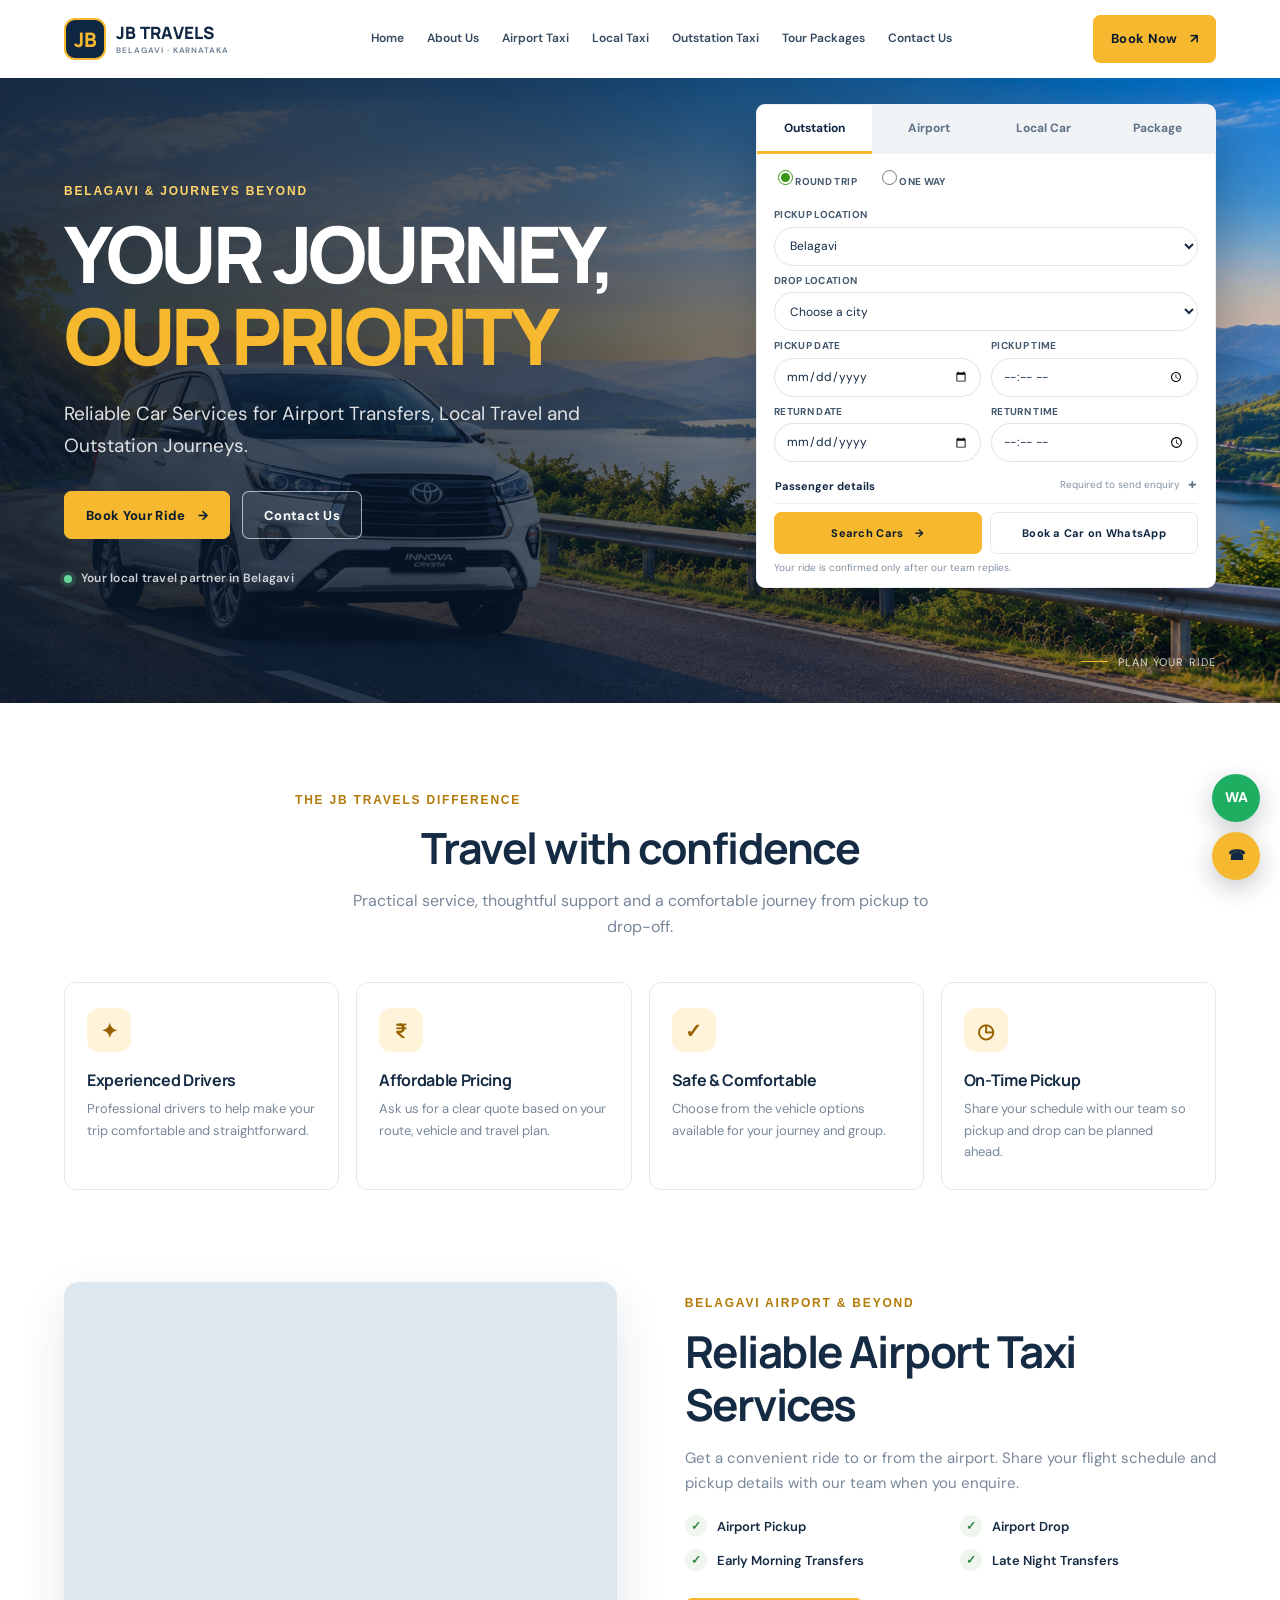
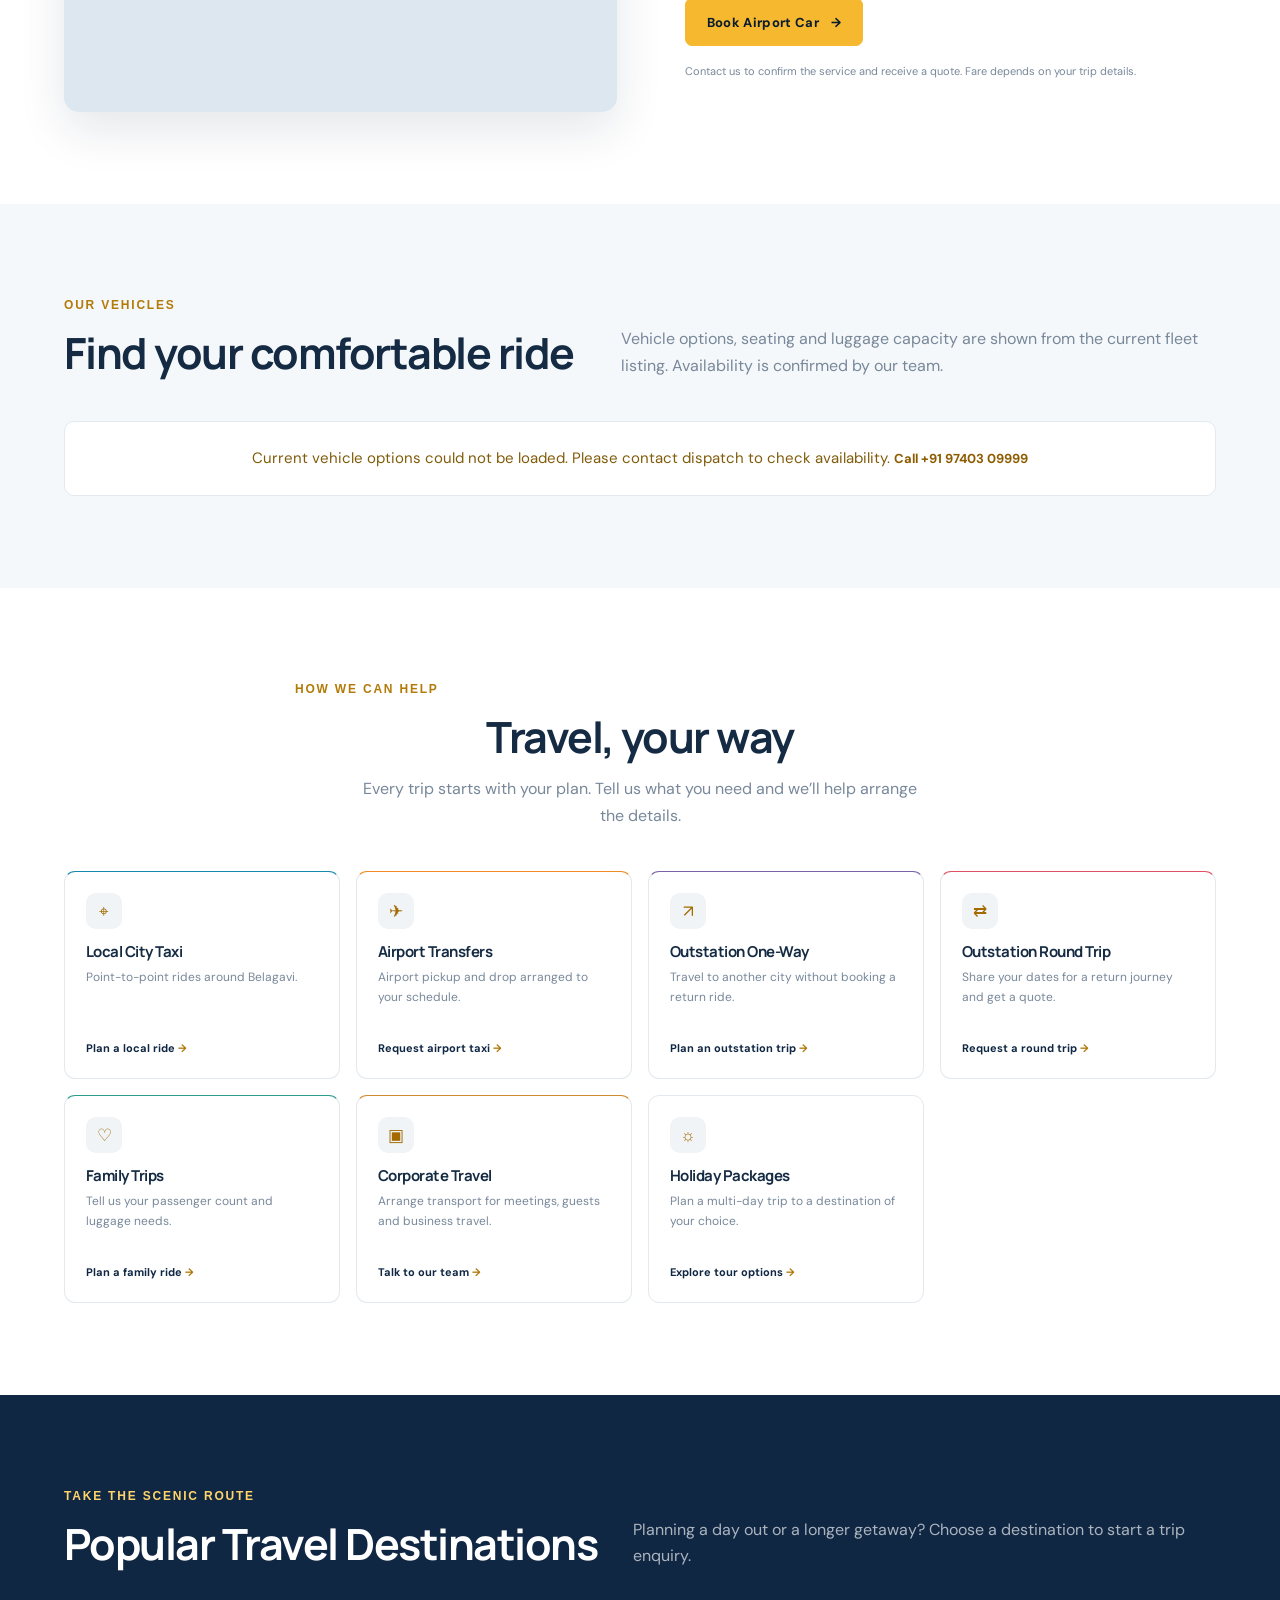
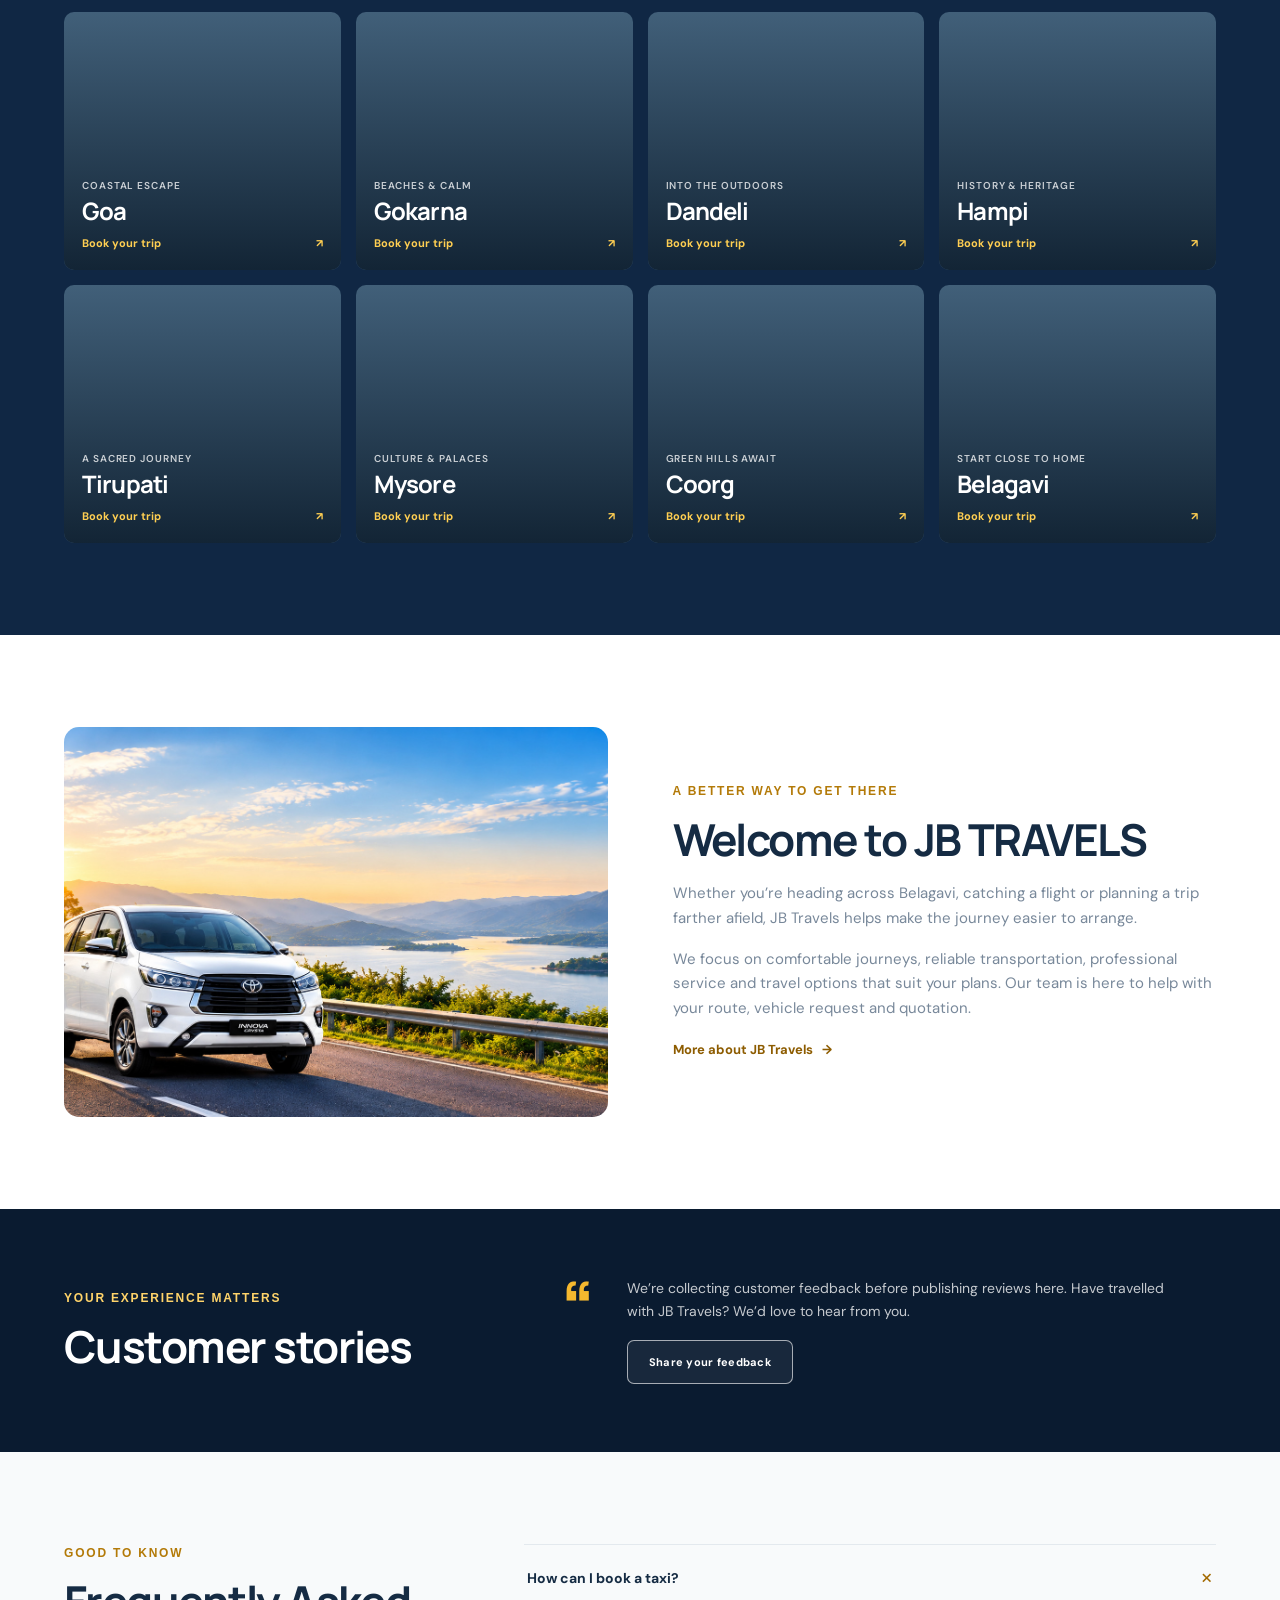
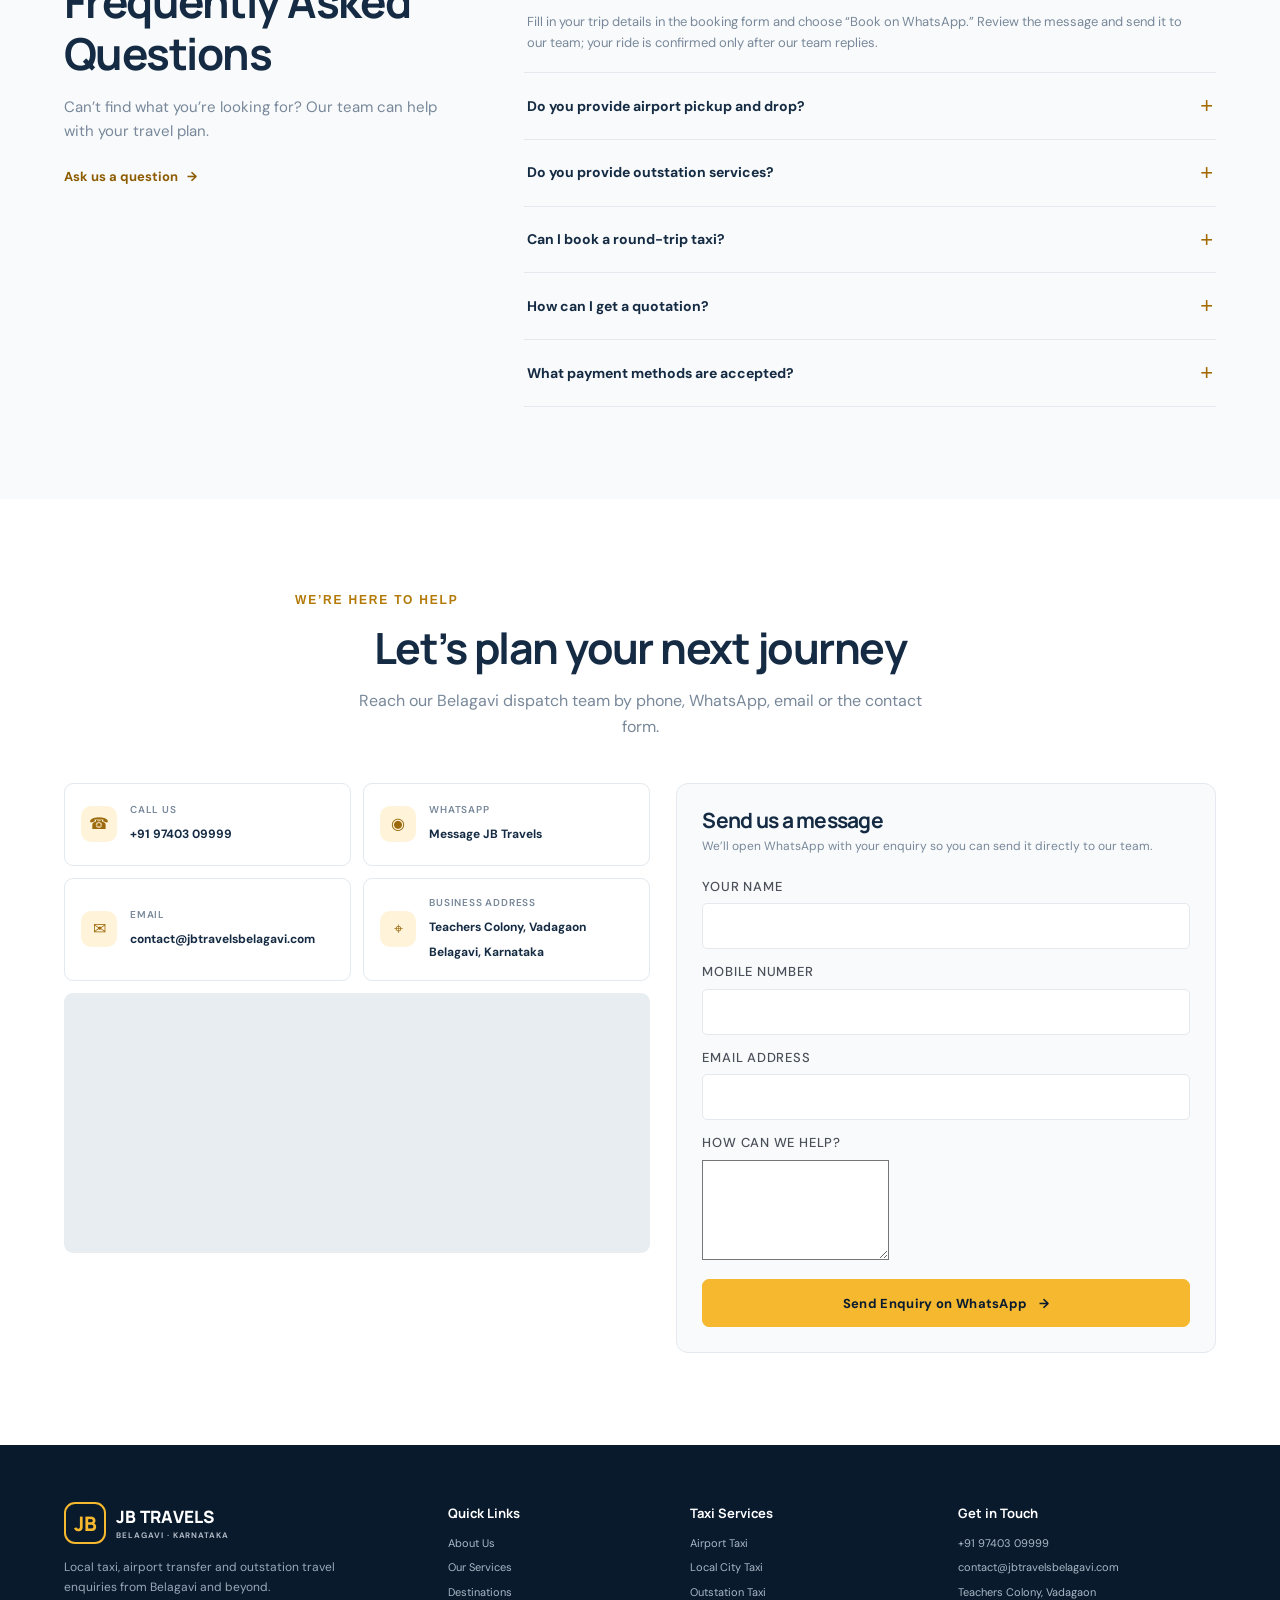
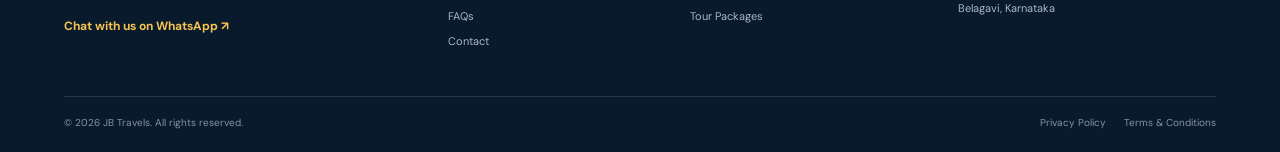
<file: index.html>
<!doctype html>
<html lang="en">
<head>
  <meta charset="utf-8">
  <meta name="viewport" content="width=device-width, initial-scale=1">
  <title>JB Travels | Taxi, Airport &amp; Outstation Cabs in Belagavi</title>
  <meta name="description" content="Book local taxis, airport transfers and outstation cabs with JB Travels in Belagavi. Tell us about your journey and request a ride on WhatsApp.">
  <meta name="theme-color" content="#102744">
  <link rel="preconnect" href="https://fonts.googleapis.com">
  <link rel="preconnect" href="https://fonts.gstatic.com" crossorigin>
  <link rel="preconnect" href="https://images.unsplash.com">
  <link href="https://fonts.googleapis.com/css2?family=DM+Sans:wght@400;500;600;700&family=Manrope:wght@500;600;700;800&display=swap" rel="stylesheet">
  <link rel="stylesheet" href="assets/css/app.css">
  <link rel="stylesheet" href="assets/css/home.css">
  <script type="application/ld+json">
  {
    "@context": "https://schema.org",
    "@type": "TaxiService",
    "name": "JB Travels",
    "telephone": "+91-9740309999",
    "email": "contact@jbtravelsbelagavi.com",
    "address": {
      "@type": "PostalAddress",
      "streetAddress": "Teachers Colony, Vadagaon",
      "addressLocality": "Belagavi",
      "addressRegion": "Karnataka",
      "addressCountry": "IN"
    },
    "areaServed": "Belagavi, Karnataka"
  }
  </script>
</head>
<body>
  <a class="skip-link" href="#main">Skip to content</a>
  <header class="site-header">
    <div class="wrap header-inner">
      <a class="logo" href="#top" aria-label="JB Travels home">
        <span class="mark">JB</span>
        <span class="word">JB TRAVELS<small>BELAGAVI · KARNATAKA</small></span>
      </a>
      <button class="nav-toggle" id="navToggle" type="button" aria-label="Open navigation" aria-expanded="false" aria-controls="navLinks">
        <span></span><span></span><span></span>
      </button>
      <nav class="nav-links" id="navLinks" aria-label="Main navigation">
        <a href="#top">Home</a>
        <a href="#about">About Us</a>
        <a href="#airport">Airport Taxi</a>
        <a href="#services">Local Taxi</a>
        <a href="#book" data-book-tab="outstation">Outstation Taxi</a>
        <a href="#book" data-book-tab="package">Tour Packages</a>
        <a href="#contact">Contact Us</a>
      </nav>
      <a class="btn btn-yellow header-book" href="#book">Book Now <span aria-hidden="true">↗</span></a>
    </div>
  </header>

  <main id="main">
    <section class="hero" id="top">
      <div class="hero-shade"></div>
      <div class="wrap hero-content">
        <p class="eyebrow">Belagavi &amp; journeys beyond</p>
        <h1>Your Journey,<br><em>Our Priority</em></h1>
        <p class="hero-copy">Reliable Car Services for Airport Transfers, Local Travel and Outstation Journeys.</p>
        <div class="hero-actions">
          <a class="btn btn-yellow" href="#book">Book Your Ride <span aria-hidden="true">→</span></a>
          <a class="btn btn-outline-light" href="#contact">Contact Us</a>
        </div>
        <div class="hero-note"><span class="hero-note-dot"></span> Your local travel partner in Belagavi</div>
      </div>
      <a class="hero-scroll" href="#book" aria-label="Scroll to booking form"><span></span> Plan your ride</a>
    </section>

    <section class="booking-section" id="book" aria-label="Book a car">
      <div class="booking-card">
        <div class="booking-tabs" role="tablist" aria-label="Choose a car service">
          <button type="button" class="active" id="tab-outstation" role="tab" aria-selected="true" aria-controls="bookingPanel" data-tab="outstation">Outstation</button>
          <button type="button" id="tab-airport" role="tab" aria-selected="false" aria-controls="bookingPanel" data-tab="airport">Airport</button>
          <button type="button" id="tab-local" role="tab" aria-selected="false" aria-controls="bookingPanel" data-tab="local">Local Car</button>
          <button type="button" id="tab-package" role="tab" aria-selected="false" aria-controls="bookingPanel" data-tab="package">Package</button>
        </div>
        <form class="booking-form" id="bookingForm" novalidate>
          <input type="hidden" name="service" id="tripType" value="outstation">
          <input type="hidden" name="preferred_vehicle" id="preferredVehicle" value="">
          <div id="bookingPanel" role="tabpanel" aria-labelledby="tab-outstation">
            <div class="form-grid">
              <fieldset class="field field-full trip-options-field" data-show="outstation,airport">
                <legend class="visually-hidden">Trip type</legend>
                <div class="trip-options" role="radiogroup" aria-label="Trip type">
                  <label class="trip-radio" for="journeyRound">
                    <input type="radio" id="journeyRound" name="journey_type" value="Round Trip" checked required>
                    <span>Round Trip</span>
                  </label>
                  <label class="trip-radio" for="journeyOneWay">
                    <input type="radio" id="journeyOneWay" name="journey_type" value="One Way">
                    <span>One Way</span>
                  </label>
                </div>
              </fieldset>
              <div class="field field-full" data-show="local,outstation,airport,package">
                <label for="pickup">Pickup Location</label>
                <select id="pickup" name="pickup" required>
                  <option value="Belagavi">Belagavi</option>
                </select>
              </div>
              <div class="field field-full" data-show="local,outstation,airport">
                <label for="drop">Drop Location</label>
                <select id="drop" name="drop" required>
                  <option value="">Choose a destination</option>
                </select>
              </div>
              <div class="field field-full" data-show="package">
                <label for="destination">Tour Destination</label>
                <select id="destination" name="destination" required>
                  <option value="">Choose a destination</option>
                  <option>Goa</option><option>Gokarna</option><option>Dandeli</option><option>Hampi</option>
                  <option>Tirupati</option><option>Mysore</option><option>Coorg</option><option>Belagavi</option>
                </select>
              </div>
              <div class="field" data-show="local,outstation,airport,package">
                <label for="date">Pickup Date</label>
                <input type="date" id="date" name="date" required>
              </div>
              <div class="field" data-show="local,outstation,airport">
                <label for="time">Pickup Time</label>
                <input type="time" id="time" name="time" required>
              </div>
              <div class="field" data-show="outstation,airport" id="returnDateField" hidden>
                <label for="returnDate">Return Date</label>
                <input type="date" id="returnDate" name="return_date">
              </div>
              <div class="field" data-show="outstation,airport" id="returnTimeField" hidden>
                <label for="returnTime">Return Time</label>
                <input type="time" id="returnTime" name="return_time">
              </div>
              <div class="field" data-show="package">
                <label for="days">Number of Days</label>
                <input type="number" id="days" name="days" min="1" max="60" placeholder="e.g. 3" required>
              </div>
              <div class="field" data-show="package">
                <label for="passengers">Number of Passengers</label>
                <input type="number" id="passengers" name="passengers" min="1" max="50" placeholder="e.g. 4" required>
              </div>
            </div>
            <details class="booking-contact-details" id="bookingContactDetails">
              <summary>Passenger details <span>Required to send enquiry</span></summary>
              <div class="form-grid">
                <div class="field">
                  <label for="passengerName">Passenger Name</label>
                  <input type="text" id="passengerName" name="name" autocomplete="name" maxlength="100" placeholder="Your name" required>
                </div>
                <div class="field">
                  <label for="mobile">Mobile Number</label>
                  <input type="tel" id="mobile" name="phone" autocomplete="tel" inputmode="numeric" pattern="[0-9]{10}" maxlength="10" placeholder="10-digit number" required>
                </div>
                <div class="field field-full">
                  <label for="email">Email Address <span class="optional">(optional)</span></label>
                  <input type="email" id="email" name="email" autocomplete="email" maxlength="150" placeholder="you@example.com">
                </div>
              </div>
            </details>
            <div class="booking-actions">
              <button type="button" class="btn btn-yellow" id="searchCars">Search Cars <span aria-hidden="true">→</span></button>
              <button type="submit" class="btn btn-search" id="bookWhatsapp">Book a Car on WhatsApp</button>
            </div>
            <p class="booking-disclaimer">Your ride is confirmed only after our team replies.</p>
            <div class="form-msg" id="bookingMsg" role="status" aria-live="polite"></div>
          </div>
        </form>
      </div>
    </section>

    <section class="section benefits-section" aria-labelledby="benefits-title">
      <div class="wrap">
        <div class="section-heading">
          <p class="eyebrow">The JB Travels difference</p>
          <h2 id="benefits-title">Travel with confidence</h2>
          <p>Practical service, thoughtful support and a comfortable journey from pickup to drop-off.</p>
        </div>
        <div class="benefit-grid">
          <article class="benefit-card"><span class="feature-icon" aria-hidden="true">✦</span><h3>Experienced Drivers</h3><p>Professional drivers to help make your trip comfortable and straightforward.</p></article>
          <article class="benefit-card"><span class="feature-icon" aria-hidden="true">₹</span><h3>Affordable Pricing</h3><p>Ask us for a clear quote based on your route, vehicle and travel plan.</p></article>
          <article class="benefit-card"><span class="feature-icon" aria-hidden="true">✓</span><h3>Safe &amp; Comfortable</h3><p>Choose from the vehicle options available for your journey and group.</p></article>
          <article class="benefit-card"><span class="feature-icon" aria-hidden="true">◷</span><h3>On-Time Pickup</h3><p>Share your schedule with our team so pickup and drop can be planned ahead.</p></article>
        </div>
      </div>
    </section>

    <section class="airport-section section" id="airport" aria-labelledby="airport-title">
      <div class="wrap airport-layout">
        <div class="airport-image" role="img" aria-label="Passenger aircraft ready for an airport journey"></div>
        <div class="airport-content">
          <p class="eyebrow">Belagavi Airport &amp; beyond</p>
          <h2 id="airport-title">Reliable Airport Taxi Services</h2>
          <p>Get a convenient ride to or from the airport. Share your flight schedule and pickup details with our team when you enquire.</p>
          <ul class="check-list">
            <li><span aria-hidden="true">✓</span> Airport Pickup</li>
            <li><span aria-hidden="true">✓</span> Airport Drop</li>
            <li><span aria-hidden="true">✓</span> Early Morning Transfers</li>
            <li><span aria-hidden="true">✓</span> Late Night Transfers</li>
          </ul>
          <a class="btn btn-yellow" href="#book" data-book-tab="airport" data-airport-pickup="true">Book Airport Car <span aria-hidden="true">→</span></a>
          <p class="fine-print">Contact us to confirm the service and receive a quote. Fare depends on your trip details.</p>
        </div>
      </div>
    </section>

    <section class="section fleet-section" id="fleet" aria-labelledby="fleet-title">
      <div class="wrap">
        <div class="section-heading section-heading-row">
          <div><p class="eyebrow">Our vehicles</p><h2 id="fleet-title">Find your comfortable ride</h2></div>
          <p>Vehicle options, seating and luggage capacity are shown from the current fleet listing. Availability is confirmed by our team.</p>
        </div>
        <div class="fleet-grid" id="fleetGrid" aria-live="polite">
          <p class="fleet-state">Loading current vehicle options…</p>
        </div>
      </div>
    </section>

    <section class="section services-section" id="services" aria-labelledby="services-title">
      <div class="wrap">
        <div class="section-heading">
          <p class="eyebrow">How we can help</p>
          <h2 id="services-title">Travel, your way</h2>
          <p>Every trip starts with your plan. Tell us what you need and we’ll help arrange the details.</p>
        </div>
        <div class="service-grid">
          <a class="service-card" href="#book" data-book-tab="local"><span aria-hidden="true">⌖</span><h3>Local City Taxi</h3><p>Point-to-point rides around Belagavi.</p><b>Plan a local ride <span aria-hidden="true">→</span></b></a>
          <a class="service-card" href="#book"><span aria-hidden="true">✈</span><h3>Airport Transfers</h3><p>Airport pickup and drop arranged to your schedule.</p><b>Request airport taxi <span aria-hidden="true">→</span></b></a>
          <a class="service-card" href="#book" data-book-tab="outstation"><span aria-hidden="true">↗</span><h3>Outstation One-Way</h3><p>Travel to another city without booking a return ride.</p><b>Plan an outstation trip <span aria-hidden="true">→</span></b></a>
          <a class="service-card" href="#book" data-book-tab="outstation"><span aria-hidden="true">⇄</span><h3>Outstation Round Trip</h3><p>Share your dates for a return journey and get a quote.</p><b>Request a round trip <span aria-hidden="true">→</span></b></a>
          <a class="service-card" href="#book" data-book-tab="package"><span aria-hidden="true">♡</span><h3>Family Trips</h3><p>Tell us your passenger count and luggage needs.</p><b>Plan a family ride <span aria-hidden="true">→</span></b></a>
          <a class="service-card" href="#contact"><span aria-hidden="true">▣</span><h3>Corporate Travel</h3><p>Arrange transport for meetings, guests and business travel.</p><b>Talk to our team <span aria-hidden="true">→</span></b></a>
          <a class="service-card" href="#book" data-book-tab="package"><span aria-hidden="true">☼</span><h3>Holiday Packages</h3><p>Plan a multi-day trip to a destination of your choice.</p><b>Explore tour options <span aria-hidden="true">→</span></b></a>
        </div>
      </div>
    </section>

    <section class="destinations-section section" id="destinations" aria-labelledby="destinations-title">
      <span id="outstation" class="anchor-target"></span>
      <div class="wrap">
        <div class="section-heading section-heading-row">
          <div><p class="eyebrow">Take the scenic route</p><h2 id="destinations-title">Popular Travel Destinations</h2></div>
          <p>Planning a day out or a longer getaway? Choose a destination to start a trip enquiry.</p>
        </div>
        <div class="destination-grid">
          <a class="destination-card" href="#book" data-destination="Goa" style="--destination-image:url('https://images.unsplash.com/photo-1512343879784-a960bf40e7f2?auto=format&amp;fit=crop&amp;w=700&amp;q=75')"><span>Coastal escape</span><h3>Goa</h3><b>Book your trip <span aria-hidden="true">↗</span></b></a>
          <a class="destination-card" href="#book" data-destination="Gokarna" style="--destination-image:url('https://images.unsplash.com/photo-1500375592092-40eb2168fd21?auto=format&amp;fit=crop&amp;w=700&amp;q=75')"><span>Beaches &amp; calm</span><h3>Gokarna</h3><b>Book your trip <span aria-hidden="true">↗</span></b></a>
          <a class="destination-card" href="#book" data-destination="Dandeli" style="--destination-image:url('https://images.unsplash.com/photo-1448375240586-882707db888b?auto=format&amp;fit=crop&amp;w=700&amp;q=75')"><span>Into the outdoors</span><h3>Dandeli</h3><b>Book your trip <span aria-hidden="true">↗</span></b></a>
          <a class="destination-card" href="#book" data-destination="Hampi" style="--destination-image:url('https://images.unsplash.com/photo-1561361513-2d000a50f0dc?auto=format&amp;fit=crop&amp;w=700&amp;q=75')"><span>History &amp; heritage</span><h3>Hampi</h3><b>Book your trip <span aria-hidden="true">↗</span></b></a>
          <a class="destination-card" href="#book" data-destination="Tirupati" style="--destination-image:url('https://images.unsplash.com/photo-1606293926075-69a00dbfde81?auto=format&amp;fit=crop&amp;w=700&amp;q=75')"><span>A sacred journey</span><h3>Tirupati</h3><b>Book your trip <span aria-hidden="true">↗</span></b></a>
          <a class="destination-card" href="#book" data-destination="Mysore" style="--destination-image:url('https://images.unsplash.com/photo-1600112356915-089abb8fc71a?auto=format&amp;fit=crop&amp;w=700&amp;q=75')"><span>Culture &amp; palaces</span><h3>Mysore</h3><b>Book your trip <span aria-hidden="true">↗</span></b></a>
          <a class="destination-card" href="#book" data-destination="Coorg" style="--destination-image:url('https://images.unsplash.com/photo-1511497584788-876760111969?auto=format&amp;fit=crop&amp;w=700&amp;q=75')"><span>Green hills await</span><h3>Coorg</h3><b>Book your trip <span aria-hidden="true">↗</span></b></a>
          <a class="destination-card" href="#book" data-destination="Belagavi" style="--destination-image:url('https://images.unsplash.com/photo-1470770841072-f978cf4d019e?auto=format&amp;fit=crop&amp;w=700&amp;q=75')"><span>Start close to home</span><h3>Belagavi</h3><b>Book your trip <span aria-hidden="true">↗</span></b></a>
        </div>
      </div>
    </section>

    <section class="about-section section" id="about" aria-labelledby="about-title">
      <div class="wrap about-layout">
        <div class="about-image" role="img" aria-label="A car on a scenic road through the hills"></div>
        <div class="about-content">
          <p class="eyebrow">A better way to get there</p>
          <h2 id="about-title">Welcome to JB TRAVELS</h2>
          <p>Whether you’re heading across Belagavi, catching a flight or planning a trip farther afield, JB Travels helps make the journey easier to arrange.</p>
          <p>We focus on comfortable journeys, reliable transportation, professional service and travel options that suit your plans. Our team is here to help with your route, vehicle request and quotation.</p>
          <a class="text-link" href="pages/about.html">More about JB Travels <span aria-hidden="true">→</span></a>
        </div>
      </div>
    </section>

    <section class="reviews-section section" aria-labelledby="reviews-title">
      <div class="wrap reviews-wrap">
        <div><p class="eyebrow">Your experience matters</p><h2 id="reviews-title">Customer stories</h2></div>
        <div class="review-empty">
          <span class="review-mark" aria-hidden="true">“</span>
          <p>We’re collecting customer feedback before publishing reviews here. Have travelled with JB Travels? We’d love to hear from you.</p>
          <a class="btn btn-outline-light" href="#contact">Share your feedback</a>
        </div>
      </div>
    </section>

    <section class="section faq-section" id="faq" aria-labelledby="faq-title">
      <div class="wrap faq-layout">
        <div class="faq-intro">
          <p class="eyebrow">Good to know</p>
          <h2 id="faq-title">Frequently Asked Questions</h2>
          <p>Can’t find what you’re looking for? Our team can help with your travel plan.</p>
          <a class="text-link" href="#contact">Ask us a question <span aria-hidden="true">→</span></a>
        </div>
        <div class="faq-list" id="faqList">
          <div class="faq-item open"><button class="faq-q" type="button" aria-expanded="true">How can I book a taxi?<span class="plus" aria-hidden="true">+</span></button><div class="faq-a"><p>Fill in your trip details in the booking form and choose “Book on WhatsApp.” Review the message and send it to our team; your ride is confirmed only after our team replies.</p></div></div>
          <div class="faq-item"><button class="faq-q" type="button" aria-expanded="false">Do you provide airport pickup and drop?<span class="plus" aria-hidden="true">+</span></button><div class="faq-a"><p>Yes, you can enquire about airport pickups and drops. Include your flight timing and pickup location so the team can check your request.</p></div></div>
          <div class="faq-item"><button class="faq-q" type="button" aria-expanded="false">Do you provide outstation services?<span class="plus" aria-hidden="true">+</span></button><div class="faq-a"><p>Outstation one-way and round-trip enquiries are welcome. Share your route and dates to request availability and a quotation.</p></div></div>
          <div class="faq-item"><button class="faq-q" type="button" aria-expanded="false">Can I book a round-trip taxi?<span class="plus" aria-hidden="true">+</span></button><div class="faq-a"><p>Yes. Choose “Round Trip” in the outstation booking form and include your return date.</p></div></div>
          <div class="faq-item"><button class="faq-q" type="button" aria-expanded="false">How can I get a quotation?<span class="plus" aria-hidden="true">+</span></button><div class="faq-a"><p>Send your route, travel date, passenger count and any special requirements through the booking form or contact us directly.</p></div></div>
          <div class="faq-item"><button class="faq-q" type="button" aria-expanded="false">What payment methods are accepted?<span class="plus" aria-hidden="true">+</span></button><div class="faq-a"><p>Payment options depend on the booking. Please confirm the available methods with our team when you receive your quotation.</p></div></div>
        </div>
      </div>
    </section>

    <section class="contact-section section" id="contact" aria-labelledby="contact-title">
      <div class="wrap">
        <div class="section-heading">
          <p class="eyebrow">We’re here to help</p>
          <h2 id="contact-title">Let’s plan your next journey</h2>
          <p>Reach our Belagavi dispatch team by phone, WhatsApp, email or the contact form.</p>
        </div>
        <div class="contact-layout">
          <div class="contact-details">
            <a class="contact-item" href="tel:+919740309999"><span class="contact-icon" aria-hidden="true">☎</span><span><small>Call us</small><strong>+91 97403 09999</strong></span></a>
            <a class="contact-item" href="https://wa.me/919535608945" target="_blank" rel="noopener noreferrer"><span class="contact-icon" aria-hidden="true">◉</span><span><small>WhatsApp</small><strong>Message JB Travels</strong></span></a>
            <a class="contact-item" href="mailto:contact@jbtravelsbelagavi.com"><span class="contact-icon" aria-hidden="true">✉</span><span><small>Email</small><strong>contact@jbtravelsbelagavi.com</strong></span></a>
            <div class="contact-item"><span class="contact-icon" aria-hidden="true">⌖</span><span><small>Business address</small><strong>Teachers Colony, Vadagaon<br>Belagavi, Karnataka</strong></span></div>
            <div class="map-frame">
              <iframe title="Map showing Teachers Colony, Vadagaon, Belagavi" src="https://www.google.com/maps?q=Teachers+Colony+Vadagaon+Belagavi+Karnataka&amp;output=embed" loading="lazy" referrerpolicy="no-referrer-when-downgrade"></iframe>
            </div>
          </div>
          <form class="contact-form contact-card" id="contactForm">
            <h3>Send us a message</h3>
            <p>We’ll open WhatsApp with your enquiry so you can send it directly to our team.</p>
            <div class="field"><label for="cName">Your Name</label><input type="text" id="cName" name="name" autocomplete="name" maxlength="100" required></div>
            <div class="field"><label for="cPhone">Mobile Number</label><input type="tel" id="cPhone" name="phone" autocomplete="tel" inputmode="numeric" pattern="[0-9]{10}" maxlength="10" required></div>
            <div class="field"><label for="cEmail">Email Address</label><input type="email" id="cEmail" name="email" autocomplete="email" maxlength="150" required></div>
            <div class="field"><label for="cMsg">How can we help?</label><textarea id="cMsg" name="message" rows="4" maxlength="2000" required></textarea></div>
            <button type="submit" class="btn btn-yellow btn-block">Send Enquiry on WhatsApp <span aria-hidden="true">→</span></button>
            <div class="form-msg" id="contactMsg" role="status" aria-live="polite"></div>
          </form>
        </div>
      </div>
    </section>
  </main>

  <footer class="site-footer">
    <div class="wrap">
      <div class="footer-grid">
        <div class="footer-brand">
          <a class="logo" href="#top"><span class="mark">JB</span><span class="word">JB TRAVELS<small>BELAGAVI · KARNATAKA</small></span></a>
          <p>Local taxi, airport transfer and outstation travel enquiries from Belagavi and beyond.</p>
          <a class="footer-whatsapp" href="https://wa.me/919535608945" target="_blank" rel="noopener noreferrer">Chat with us on WhatsApp <span aria-hidden="true">↗</span></a>
        </div>
        <div><h2>Quick Links</h2><ul><li><a href="#about">About Us</a></li><li><a href="#services">Our Services</a></li><li><a href="#destinations">Destinations</a></li><li><a href="#faq">FAQs</a></li><li><a href="pages/contact.html">Contact</a></li></ul></div>
        <div><h2>Taxi Services</h2><ul><li><a href="#airport">Airport Taxi</a></li><li><a href="#services">Local City Taxi</a></li><li><a href="#book" data-book-tab="outstation">Outstation Taxi</a></li><li><a href="#book" data-book-tab="package">Tour Packages</a></li></ul></div>
        <div><h2>Get in Touch</h2><ul><li><a href="tel:+919740309999">+91 97403 09999</a></li><li><a href="mailto:contact@jbtravelsbelagavi.com">contact@jbtravelsbelagavi.com</a></li><li>Teachers Colony, Vadagaon<br>Belagavi, Karnataka</li></ul></div>
      </div>
      <div class="footer-bottom"><span>© <span id="currentYear">2026</span> JB Travels. All rights reserved.</span><span><a href="pages/privacy-policy.html">Privacy Policy</a><a href="pages/terms-and-conditions.html">Terms &amp; Conditions</a></span></div>
    </div>
  </footer>

  <div class="float-actions" aria-label="Quick contact">
    <a class="wa" href="https://wa.me/919535608945" target="_blank" rel="noopener noreferrer" aria-label="Chat with JB Travels on WhatsApp">WA</a>
    <a class="call" href="tel:+919740309999" aria-label="Call JB Travels">☎</a>
  </div>
  <script src="assets/js/search.js"></script>
  <script src="assets/js/app.js"></script>
</body>
</html>
</file>
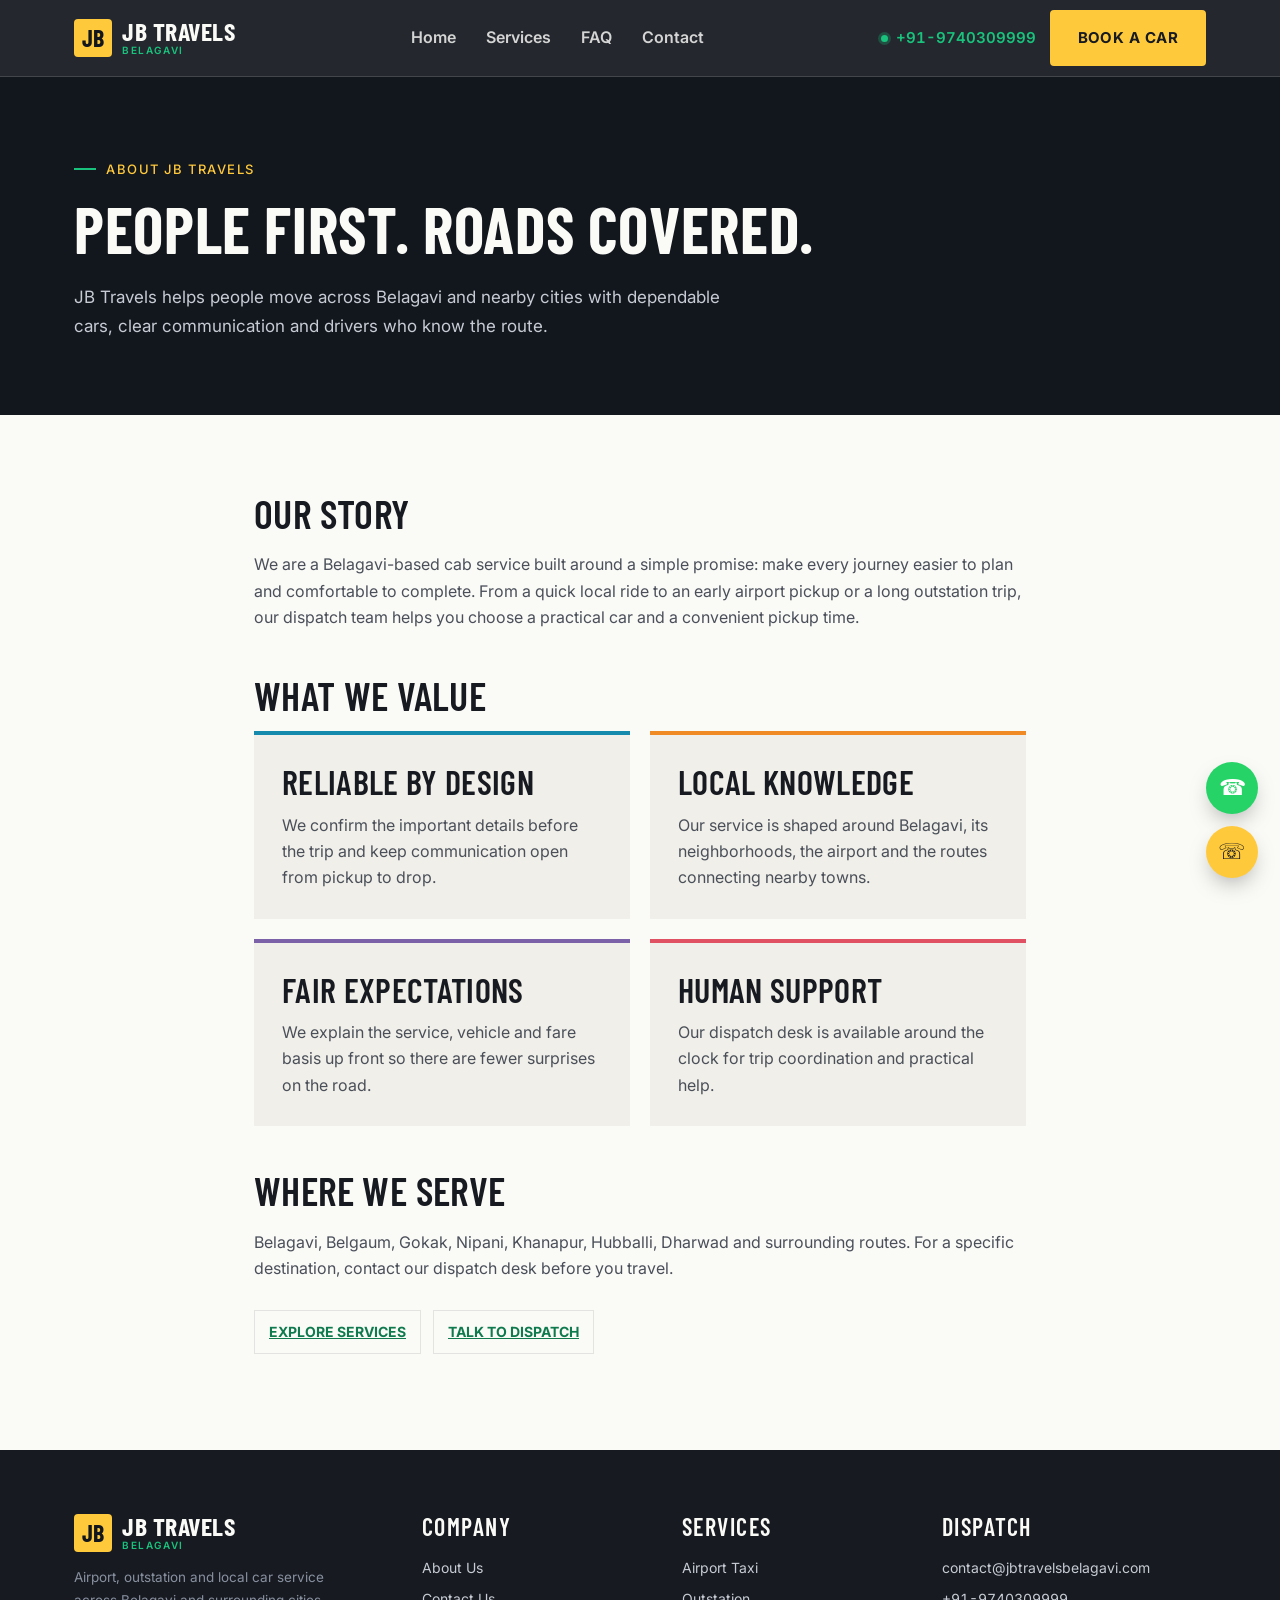
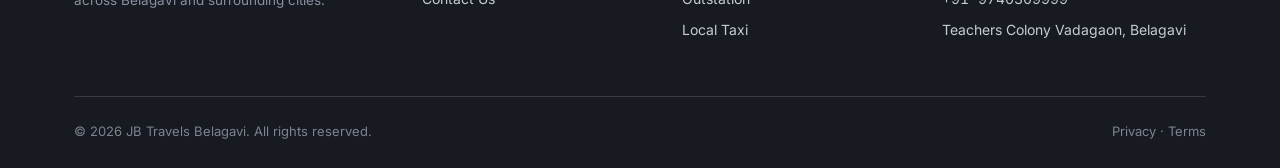
<file: pages/about.html>
<!doctype html>
<html lang="en">
<head>
<meta charset="utf-8">
<meta name="viewport" content="width=device-width,initial-scale=1">
<title>About Us | JB Travels Belagavi</title>
<meta name="description" content="Learn about JB Travels, a dependable local, airport and outstation cab service in Belagavi and nearby cities.">
<link rel="preconnect" href="https://fonts.googleapis.com">
<link rel="preconnect" href="https://fonts.gstatic.com" crossorigin>
<link href="https://fonts.googleapis.com/css2?family=Barlow+Condensed:wght@600;700&family=Inter:wght@400;500;600;700&display=swap" rel="stylesheet">
<link rel="stylesheet" href="../assets/css/app.css">
</head>
<body>
<header class="site-header"><div class="wrap">
<a class="logo" href="../index.html#top"><span class="mark">JB</span><span class="word">JB TRAVELS <small>BELAGAVI</small></span></a>
<nav class="nav-links" id="navLinks"><a href="../index.html#top">Home</a><a href="services.html">Services</a><a href="faq.html">FAQ</a><a href="contact.html">Contact</a></nav>
<div class="header-cta"><div class="phone-pill"><span class="dot"></span> +91-9740309999</div><a class="btn btn-yellow" href="../index.html#book">Book a Car</a></div>
<button class="nav-toggle" id="navToggle" aria-label="Toggle menu">&#9776;</button>
</div></header>
<main>
<section class="page-hero"><div class="wrap"><div class="eyebrow" style="color:var(--yellow)">About JB Travels</div><h1>People first. Roads covered.</h1><p>JB Travels helps people move across Belagavi and nearby cities with dependable cars, clear communication and drivers who know the route.</p></div></section>
<section class="page-content"><div class="wrap content-narrow">
<h2>Our story</h2><p>We are a Belagavi-based cab service built around a simple promise: make every journey easier to plan and comfortable to complete. From a quick local ride to an early airport pickup or a long outstation trip, our dispatch team helps you choose a practical car and a convenient pickup time.</p>
<h2>What we value</h2><div class="service-grid"><div class="service-card"><h2>Reliable by design</h2><p>We confirm the important details before the trip and keep communication open from pickup to drop.</p></div><div class="service-card"><h2>Local knowledge</h2><p>Our service is shaped around Belagavi, its neighborhoods, the airport and the routes connecting nearby towns.</p></div><div class="service-card"><h2>Fair expectations</h2><p>We explain the service, vehicle and fare basis up front so there are fewer surprises on the road.</p></div><div class="service-card"><h2>Human support</h2><p>Our dispatch desk is available around the clock for trip coordination and practical help.</p></div></div>
<h2>Where we serve</h2><p>Belagavi, Belgaum, Gokak, Nipani, Khanapur, Hubballi, Dharwad and surrounding routes. For a specific destination, contact our dispatch desk before you travel.</p>
<div class="page-nav"><a href="services.html">Explore services</a><a href="contact.html">Talk to dispatch</a></div>
</div></section>
</main>
<footer class="site-footer"><div class="wrap"><div class="footer-grid"><div><a class="logo" href="../index.html#top" style="margin-bottom:14px"><span class="mark">JB</span><span class="word">JB TRAVELS<small>BELAGAVI</small></span></a><p style="font-size:13.5px;color:#8890a0;line-height:1.7;max-width:280px">Airport, outstation and local car service across Belagavi and surrounding cities.</p></div><div><h5>Company</h5><ul><li><a href="about.html">About Us</a></li><li><a href="contact.html">Contact Us</a></li></ul></div><div><h5>Services</h5><ul><li><a href="services.html#airport-taxi">Airport Taxi</a></li><li><a href="services.html#outstation-cabs">Outstation</a></li><li><a href="services.html#local-cabs">Local Taxi</a></li></ul></div><div><h5>Dispatch</h5><ul><li>contact@jbtravelsbelagavi.com</li><li><a href="tel:+919740309999">+91-9740309999</a></li><li>Teachers Colony Vadagaon, Belagavi</li></ul></div></div><div class="footer-bottom"><span>© 2026 JB Travels Belagavi. All rights reserved.</span><span><a href="privacy-policy.html">Privacy</a> · <a href="terms-and-conditions.html">Terms</a></span></div></div></footer>
<div class="float-actions"><a class="wa" href="https://wa.me/919535608945" target="_blank" rel="noopener" aria-label="WhatsApp">&#9742;</a><a class="call" href="tel:+919740309999" aria-label="Call">&#9743;</a></div>
<script src="../assets/js/app.js"></script>
</body>
</html>
</file>
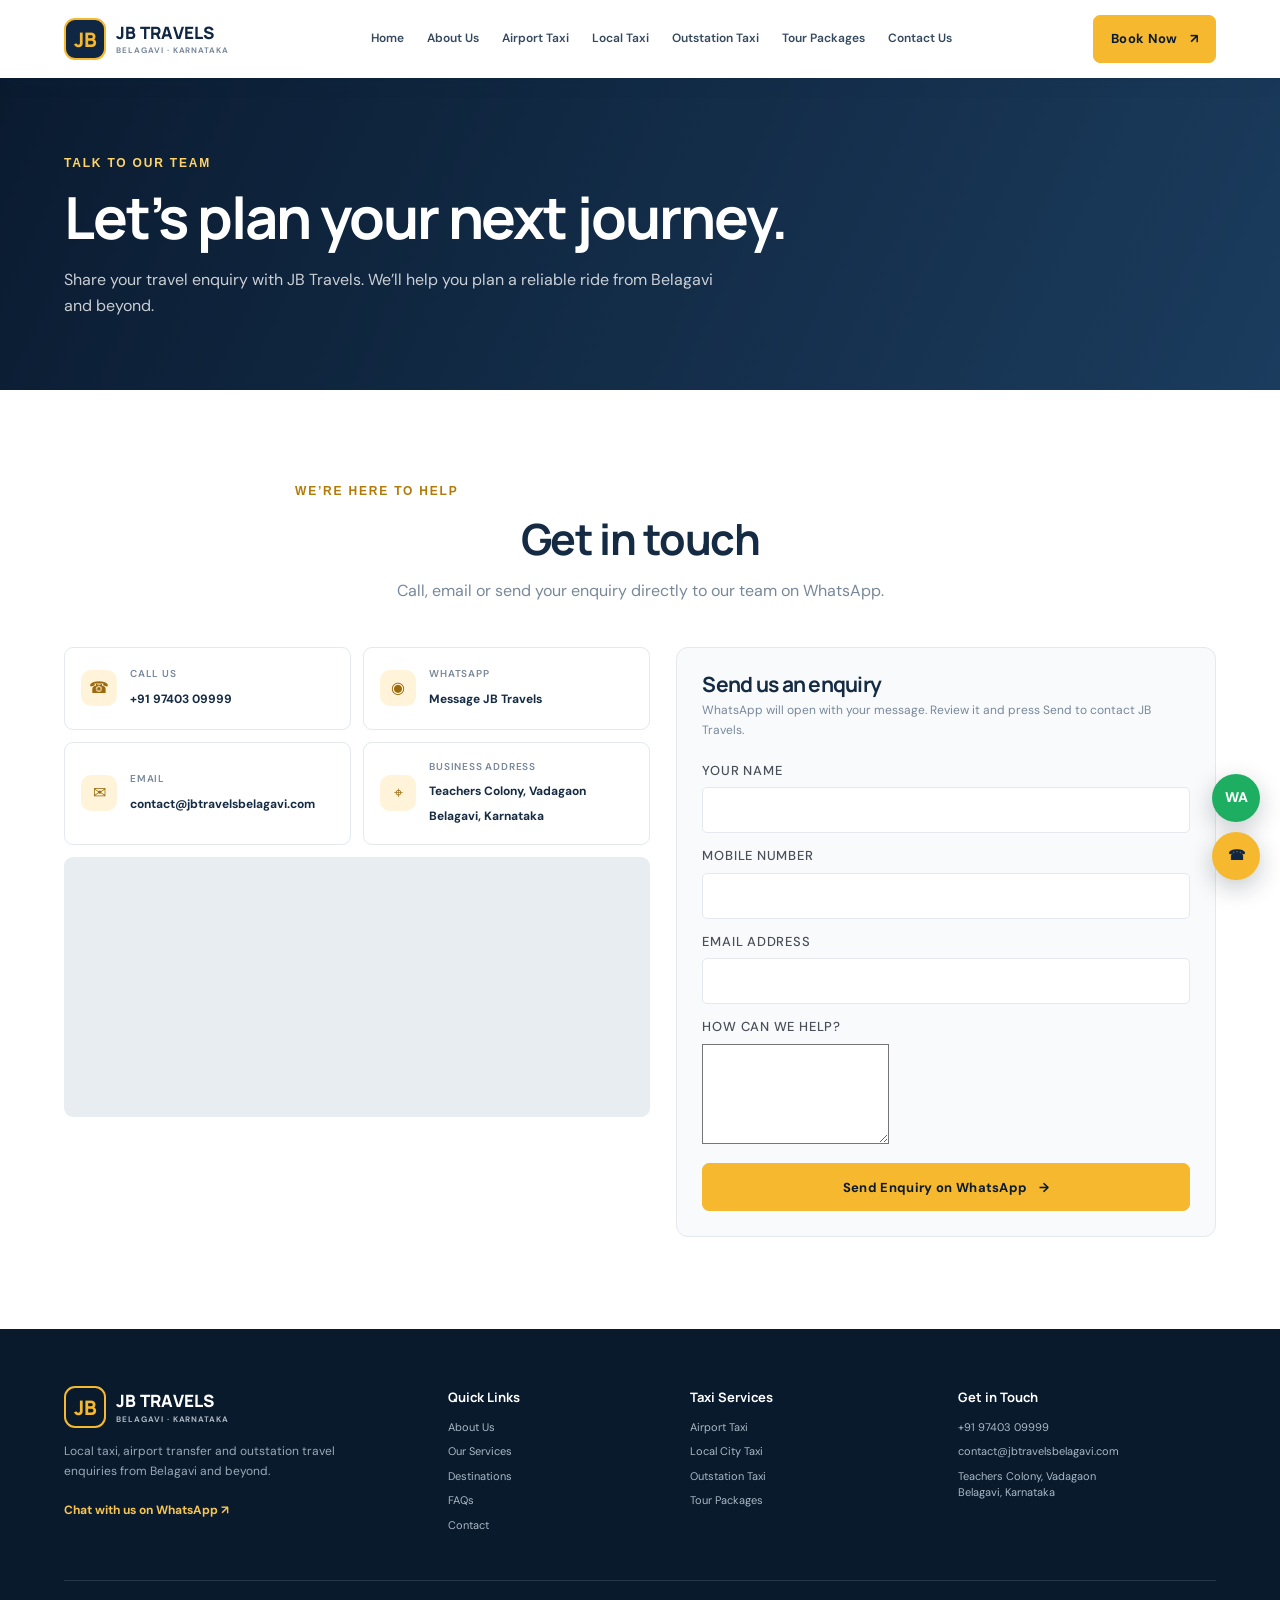
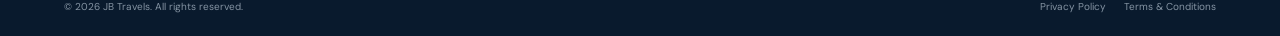
<file: pages/contact.html>
<!doctype html>
<html lang="en">
<head>
  <meta charset="utf-8">
  <meta name="viewport" content="width=device-width, initial-scale=1">
  <title>Contact JB Travels | Belagavi Taxi and Travel Services</title>
  <meta name="description" content="Contact JB Travels in Belagavi for local car service, airport transfers, outstation journeys and tour packages.">
  <meta name="theme-color" content="#102744">
  <link rel="preconnect" href="https://fonts.googleapis.com">
  <link rel="preconnect" href="https://fonts.gstatic.com" crossorigin>
  <link href="https://fonts.googleapis.com/css2?family=DM+Sans:wght@400;500;600;700&family=Manrope:wght@500;600;700;800&display=swap" rel="stylesheet">
  <link rel="stylesheet" href="../assets/css/app.css">
  <link rel="stylesheet" href="../assets/css/home.css">
</head>
<body>
  <a class="skip-link" href="#main">Skip to content</a>
  <header class="site-header">
    <div class="wrap header-inner">
      <a class="logo" href="../index.html#top" aria-label="JB Travels home">
        <span class="mark">JB</span>
        <span class="word">JB TRAVELS<small>BELAGAVI · KARNATAKA</small></span>
      </a>
      <button class="nav-toggle" id="navToggle" type="button" aria-label="Open navigation" aria-expanded="false" aria-controls="navLinks">
        <span></span><span></span><span></span>
      </button>
      <nav class="nav-links" id="navLinks" aria-label="Main navigation">
        <a href="../index.html#top">Home</a>
        <a href="../index.html#about">About Us</a>
        <a href="../index.html#airport">Airport Taxi</a>
        <a href="../index.html#services">Local Taxi</a>
        <a href="../index.html#book" data-book-tab="outstation">Outstation Taxi</a>
        <a href="../index.html#book" data-book-tab="package">Tour Packages</a>
        <a href="#contact" aria-current="page">Contact Us</a>
      </nav>
      <a class="btn btn-yellow header-book" href="../index.html#book">Book Now <span aria-hidden="true">↗</span></a>
    </div>
  </header>

  <main id="main">
    <section class="subpage-hero">
      <div class="wrap">
        <p class="eyebrow">Talk to our team</p>
        <h1>Let’s plan your next journey.</h1>
        <p>Share your travel enquiry with JB Travels. We’ll help you plan a reliable ride from Belagavi and beyond.</p>
      </div>
    </section>

    <section class="contact-section section" id="contact" aria-labelledby="contact-title">
      <div class="wrap">
        <div class="section-heading">
          <p class="eyebrow">We’re here to help</p>
          <h2 id="contact-title">Get in touch</h2>
          <p>Call, email or send your enquiry directly to our team on WhatsApp.</p>
        </div>
        <div class="contact-layout">
          <div class="contact-details">
            <a class="contact-item" href="tel:+919740309999">
              <span class="contact-icon" aria-hidden="true">☎</span>
              <span><small>Call us</small><strong>+91 97403 09999</strong></span>
            </a>
            <a class="contact-item" href="https://wa.me/919535608945" target="_blank" rel="noopener noreferrer">
              <span class="contact-icon" aria-hidden="true">◉</span>
              <span><small>WhatsApp</small><strong>Message JB Travels</strong></span>
            </a>
            <a class="contact-item" href="mailto:contact@jbtravelsbelagavi.com">
              <span class="contact-icon" aria-hidden="true">✉</span>
              <span><small>Email</small><strong>contact@jbtravelsbelagavi.com</strong></span>
            </a>
            <div class="contact-item">
              <span class="contact-icon" aria-hidden="true">⌖</span>
              <span><small>Business address</small><strong>Teachers Colony, Vadagaon<br>Belagavi, Karnataka</strong></span>
            </div>
            <div class="map-frame">
              <iframe title="Map showing Teachers Colony, Vadagaon, Belagavi" src="https://www.google.com/maps?q=Teachers+Colony+Vadagaon+Belagavi+Karnataka&amp;output=embed" loading="lazy" referrerpolicy="no-referrer-when-downgrade"></iframe>
            </div>
          </div>

          <form class="contact-form contact-card" id="contactForm">
            <h3>Send us an enquiry</h3>
            <p>WhatsApp will open with your message. Review it and press Send to contact JB Travels.</p>
            <div class="field">
              <label for="cName">Your Name</label>
              <input type="text" id="cName" name="name" autocomplete="name" maxlength="100" required>
            </div>
            <div class="field">
              <label for="cPhone">Mobile Number</label>
              <input type="tel" id="cPhone" name="phone" autocomplete="tel" inputmode="numeric" pattern="[0-9]{10}" maxlength="10" required>
            </div>
            <div class="field">
              <label for="cEmail">Email Address</label>
              <input type="email" id="cEmail" name="email" autocomplete="email" maxlength="150" required>
            </div>
            <div class="field">
              <label for="cMsg">How can we help?</label>
              <textarea id="cMsg" name="message" rows="4" maxlength="2000" required></textarea>
            </div>
            <button type="submit" class="btn btn-yellow btn-block">Send Enquiry on WhatsApp <span aria-hidden="true">→</span></button>
            <div class="form-msg" id="contactMsg" role="status" aria-live="polite"></div>
          </form>
        </div>
      </div>
    </section>
  </main>

  <footer class="site-footer">
    <div class="wrap">
      <div class="footer-grid">
        <div class="footer-brand">
          <a class="logo" href="../index.html#top"><span class="mark">JB</span><span class="word">JB TRAVELS<small>BELAGAVI · KARNATAKA</small></span></a>
          <p>Local taxi, airport transfer and outstation travel enquiries from Belagavi and beyond.</p>
          <a class="footer-whatsapp" href="https://wa.me/919535608945" target="_blank" rel="noopener noreferrer">Chat with us on WhatsApp <span aria-hidden="true">↗</span></a>
        </div>
        <div>
          <h2>Quick Links</h2>
          <ul><li><a href="../index.html#about">About Us</a></li><li><a href="../index.html#services">Our Services</a></li><li><a href="../index.html#destinations">Destinations</a></li><li><a href="../index.html#faq">FAQs</a></li><li><a href="#contact">Contact</a></li></ul>
        </div>
        <div>
          <h2>Taxi Services</h2>
          <ul><li><a href="../index.html#airport">Airport Taxi</a></li><li><a href="../index.html#services">Local City Taxi</a></li><li><a href="../index.html#book" data-book-tab="outstation">Outstation Taxi</a></li><li><a href="../index.html#book" data-book-tab="package">Tour Packages</a></li></ul>
        </div>
        <div>
          <h2>Get in Touch</h2>
          <ul><li><a href="tel:+919740309999">+91 97403 09999</a></li><li><a href="mailto:contact@jbtravelsbelagavi.com">contact@jbtravelsbelagavi.com</a></li><li>Teachers Colony, Vadagaon<br>Belagavi, Karnataka</li></ul>
        </div>
      </div>
      <div class="footer-bottom">
        <span>© <span id="currentYear">2026</span> JB Travels. All rights reserved.</span>
        <span><a href="privacy-policy.html">Privacy Policy</a><a href="terms-and-conditions.html">Terms &amp; Conditions</a></span>
      </div>
    </div>
  </footer>

  <div class="float-actions" aria-label="Quick contact">
    <a class="wa" href="https://wa.me/919535608945" target="_blank" rel="noopener noreferrer" aria-label="Chat with JB Travels on WhatsApp">WA</a>
    <a class="call" href="tel:+919740309999" aria-label="Call JB Travels">☎</a>
  </div>
  <script src="../assets/js/app.js"></script>
</body>
</html>
</file>
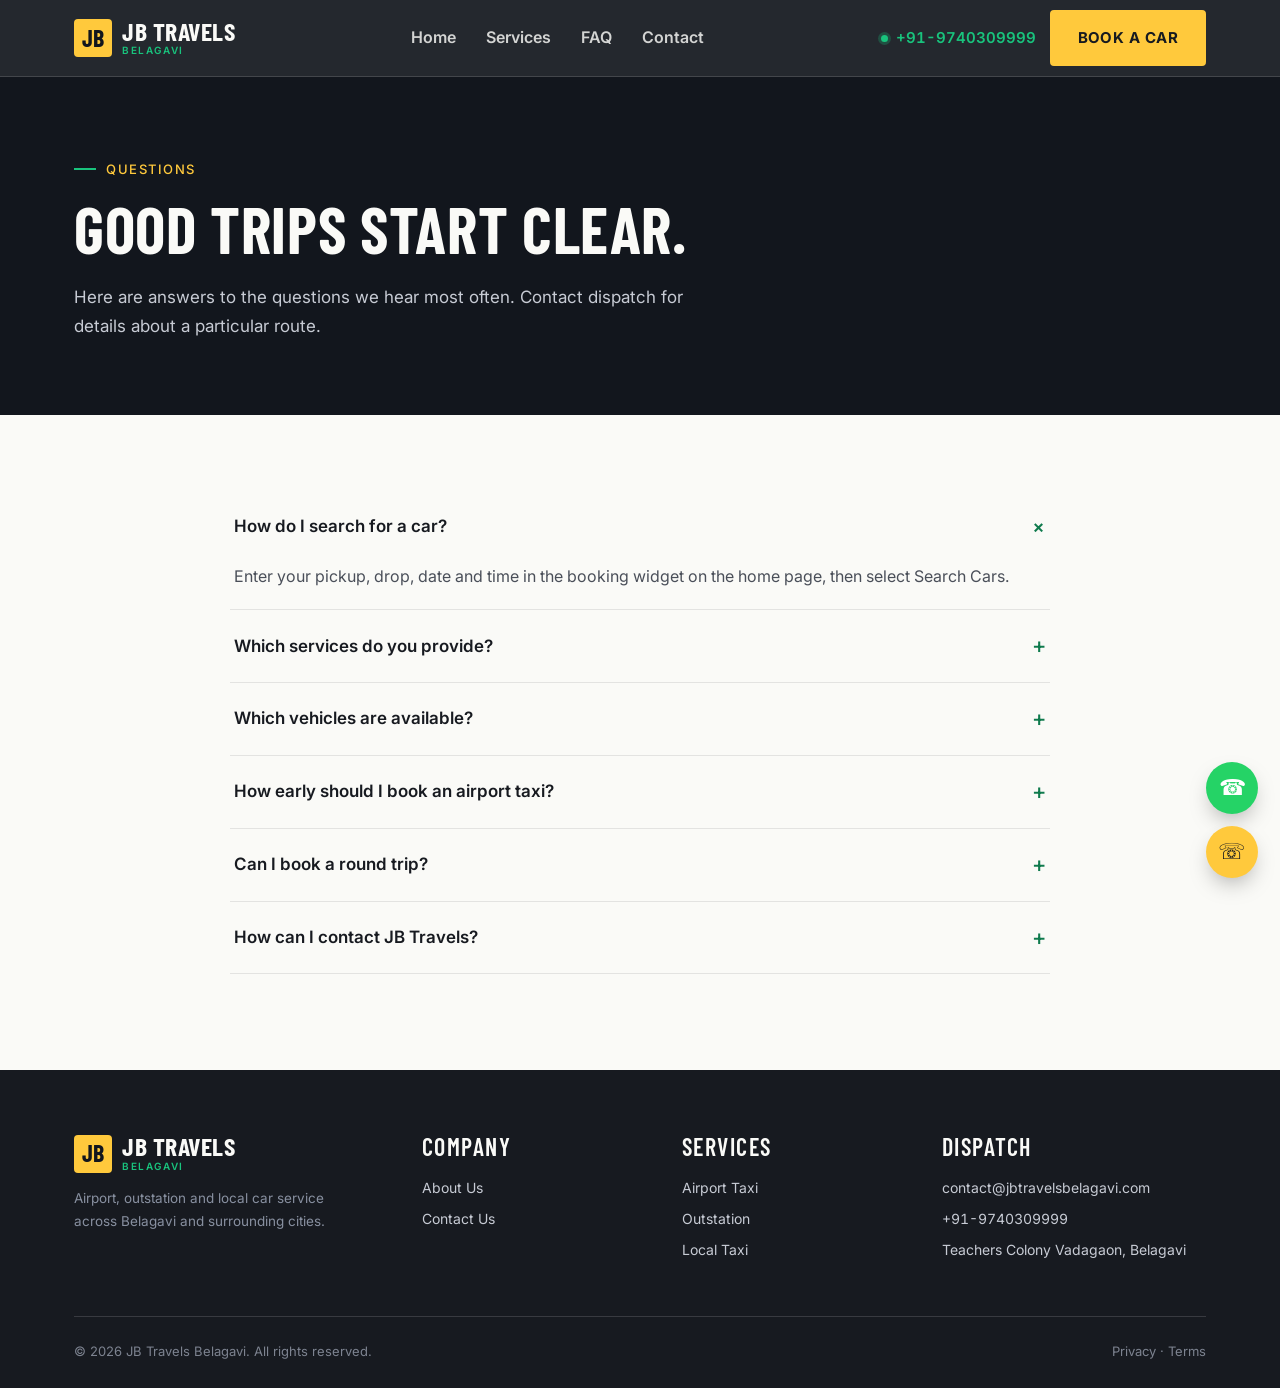
<file: pages/faq.html>
<!doctype html>
<html lang="en">
<head>
<meta charset="utf-8"><meta name="viewport" content="width=device-width,initial-scale=1"><title>FAQ | JB Travels Belagavi</title><meta name="description" content="Frequently asked questions about JB Travels local, airport and outstation cab services."><link rel="preconnect" href="https://fonts.googleapis.com"><link rel="preconnect" href="https://fonts.gstatic.com" crossorigin><link href="https://fonts.googleapis.com/css2?family=Barlow+Condensed:wght@600;700&family=Inter:wght@400;500;600;700&display=swap" rel="stylesheet"><link rel="stylesheet" href="../assets/css/app.css">
</head>
<body>
<header class="site-header"><div class="wrap"><a class="logo" href="../index.html#top"><span class="mark">JB</span><span class="word">JB TRAVELS <small>BELAGAVI</small></span></a><nav class="nav-links" id="navLinks"><a href="../index.html#top">Home</a><a href="services.html">Services</a><a href="faq.html">FAQ</a><a href="contact.html">Contact</a></nav><div class="header-cta"><div class="phone-pill"><span class="dot"></span> +91-9740309999</div><a class="btn btn-yellow" href="../index.html#book">Book a Car</a></div><button class="nav-toggle" id="navToggle" aria-label="Toggle menu">&#9776;</button></div></header>
<main><section class="page-hero"><div class="wrap"><div class="eyebrow" style="color:var(--yellow)">Questions</div><h1>Good trips start clear.</h1><p>Here are answers to the questions we hear most often. Contact dispatch for details about a particular route.</p></div></section><section class="page-content"><div class="wrap"><div class="faq-list" id="faqList"><div class="faq-item open"><button class="faq-q">How do I search for a car?<span class="plus">+</span></button><div class="faq-a"><p>Enter your pickup, drop, date and time in the booking widget on the home page, then select Search Cars.</p></div></div><div class="faq-item"><button class="faq-q">Which services do you provide?<span class="plus">+</span></button><div class="faq-a"><p>We provide local cabs in Belagavi, airport pickup and drop, outstation one-way trips and round trips.</p></div></div><div class="faq-item"><button class="faq-q">Which vehicles are available?<span class="plus">+</span></button><div class="faq-a"><p>Depending on the route and availability, you can request a hatchback, sedan or SUV. Tell us about your passenger and luggage needs.</p></div></div><div class="faq-item"><button class="faq-q">How early should I book an airport taxi?<span class="plus">+</span></button><div class="faq-a"><p>Advance booking is recommended, especially for early morning or late-night flights. Share your flight timing with dispatch so pickup can be planned properly.</p></div></div><div class="faq-item"><button class="faq-q">Can I book a round trip?<span class="plus">+</span></button><div class="faq-a"><p>Yes. Contact dispatch with your departure, return timing and stops, and we will suggest a suitable vehicle and plan.</p></div></div><div class="faq-item"><button class="faq-q">How can I contact JB Travels?<span class="plus">+</span></button><div class="faq-a"><p>Call +91-9740309999 or email contact@jbtravelsbelagavi.com. You can also send a message through our Contact Us page.</p></div></div></div></div></section></main>
<footer class="site-footer"><div class="wrap"><div class="footer-grid"><div><a class="logo" href="../index.html#top" style="margin-bottom:14px"><span class="mark">JB</span><span class="word">JB TRAVELS<small>BELAGAVI</small></span></a><p style="font-size:13.5px;color:#8890a0;line-height:1.7;max-width:280px">Airport, outstation and local car service across Belagavi and surrounding cities.</p></div><div><h5>Company</h5><ul><li><a href="about.html">About Us</a></li><li><a href="contact.html">Contact Us</a></li></ul></div><div><h5>Services</h5><ul><li><a href="services.html#airport-taxi">Airport Taxi</a></li><li><a href="services.html#outstation-cabs">Outstation</a></li><li><a href="services.html#local-cabs">Local Taxi</a></li></ul></div><div><h5>Dispatch</h5><ul><li>contact@jbtravelsbelagavi.com</li><li><a href="tel:+919740309999">+91-9740309999</a></li><li>Teachers Colony Vadagaon, Belagavi</li></ul></div></div><div class="footer-bottom"><span>© 2026 JB Travels Belagavi. All rights reserved.</span><span><a href="privacy-policy.html">Privacy</a> · <a href="terms-and-conditions.html">Terms</a></span></div></div></footer><div class="float-actions"><a class="wa" href="https://wa.me/919535608945" target="_blank" rel="noopener" aria-label="WhatsApp">&#9742;</a><a class="call" href="tel:+919740309999" aria-label="Call">&#9743;</a></div><script src="../assets/js/app.js"></script>
</body></html>
</file>
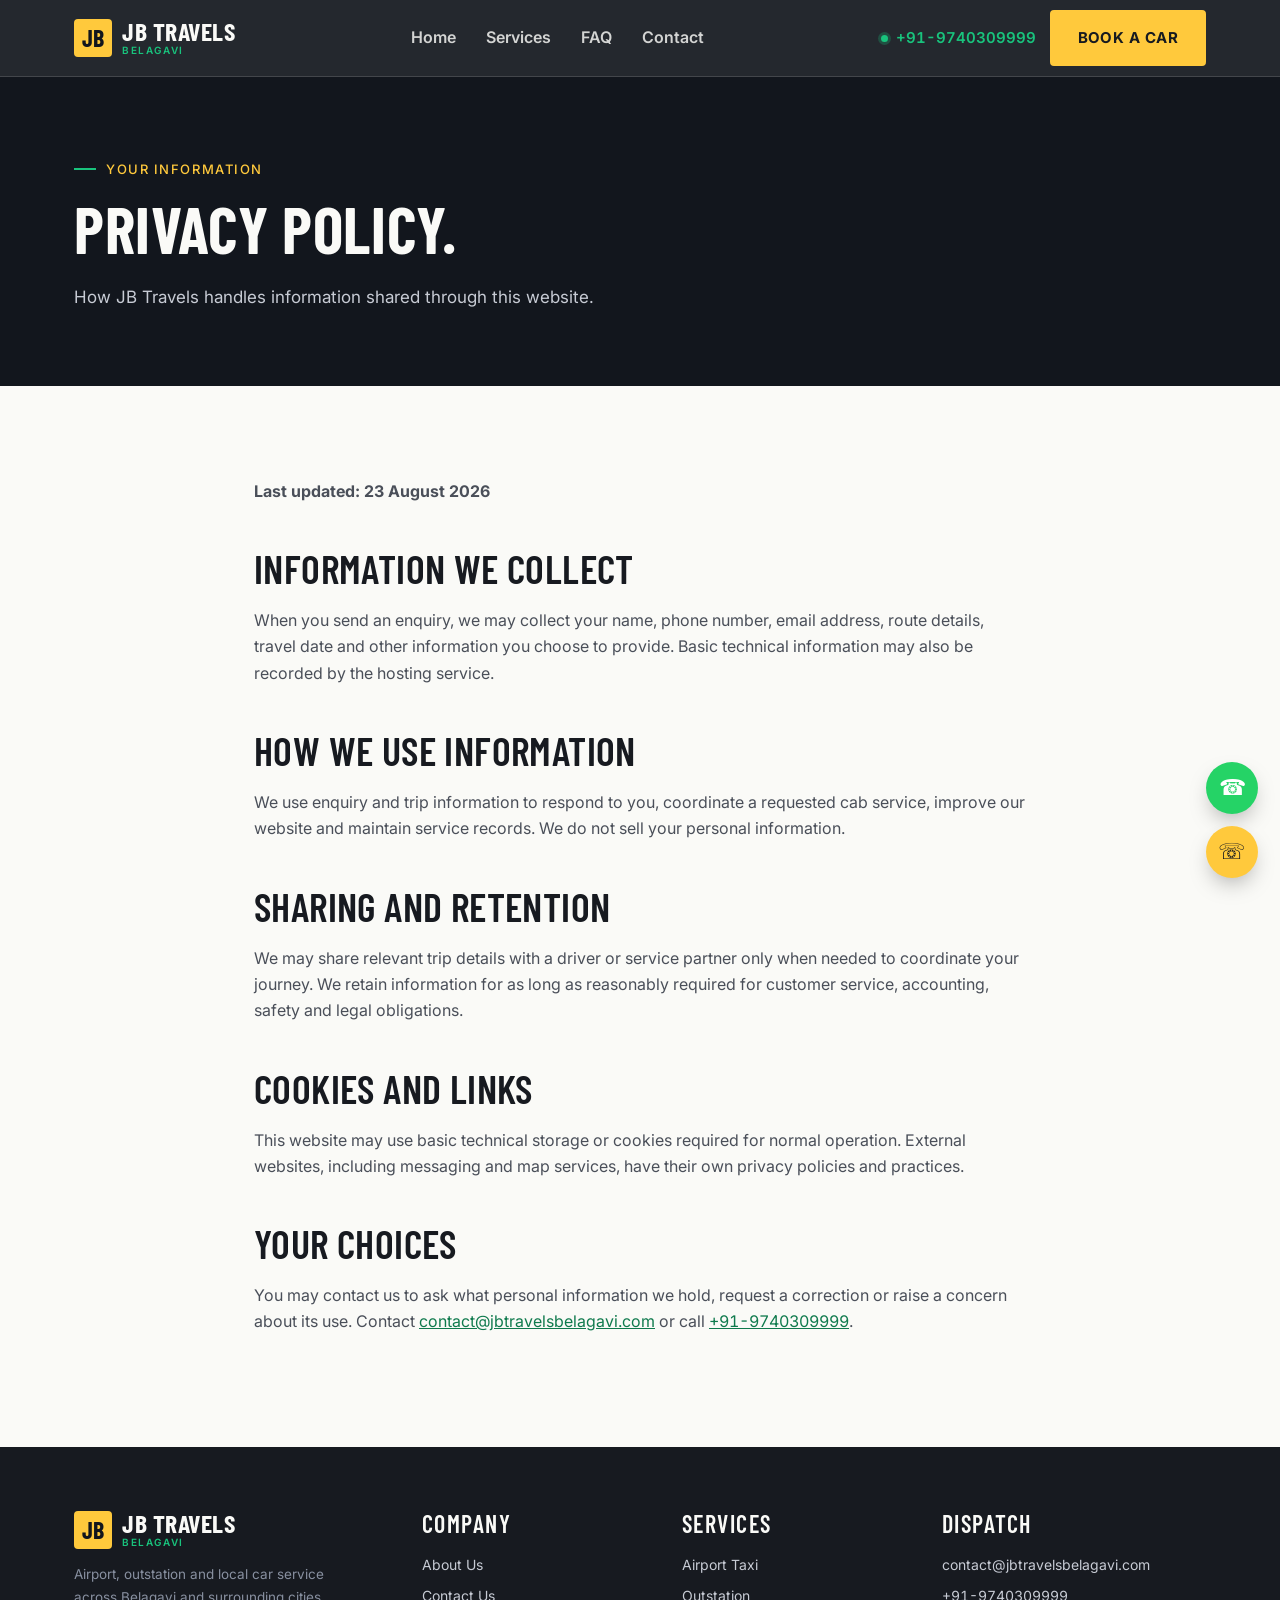
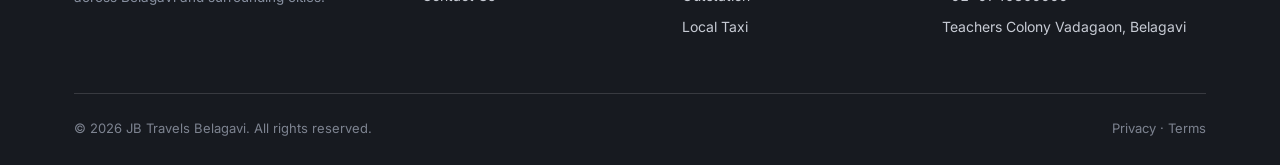
<file: pages/privacy-policy.html>
<!doctype html>
<html lang="en">
<head>
<meta charset="utf-8"><meta name="viewport" content="width=device-width,initial-scale=1"><title>Privacy Policy | JB Travels Belagavi</title><meta name="description" content="Privacy policy for the JB Travels Belagavi website and customer enquiries."><link rel="preconnect" href="https://fonts.googleapis.com"><link rel="preconnect" href="https://fonts.gstatic.com" crossorigin><link href="https://fonts.googleapis.com/css2?family=Barlow+Condensed:wght@600;700&family=Inter:wght@400;500;600;700&display=swap" rel="stylesheet"><link rel="stylesheet" href="../assets/css/app.css">
</head>
<body>
<header class="site-header"><div class="wrap"><a class="logo" href="../index.html#top"><span class="mark">JB</span><span class="word">JB TRAVELS <small>BELAGAVI</small></span></a><nav class="nav-links" id="navLinks"><a href="../index.html#top">Home</a><a href="services.html">Services</a><a href="faq.html">FAQ</a><a href="contact.html">Contact</a></nav><div class="header-cta"><div class="phone-pill"><span class="dot"></span> +91-9740309999</div><a class="btn btn-yellow" href="../index.html#book">Book a Car</a></div><button class="nav-toggle" id="navToggle" aria-label="Toggle menu">&#9776;</button></div></header>
<main><section class="page-hero"><div class="wrap"><div class="eyebrow" style="color:var(--yellow)">Your information</div><h1>Privacy policy.</h1><p>How JB Travels handles information shared through this website.</p></div></section><section class="page-content"><div class="wrap content-narrow"><p><strong>Last updated: 23 August 2026</strong></p><h2>Information we collect</h2><p>When you send an enquiry, we may collect your name, phone number, email address, route details, travel date and other information you choose to provide. Basic technical information may also be recorded by the hosting service.</p><h2>How we use information</h2><p>We use enquiry and trip information to respond to you, coordinate a requested cab service, improve our website and maintain service records. We do not sell your personal information.</p><h2>Sharing and retention</h2><p>We may share relevant trip details with a driver or service partner only when needed to coordinate your journey. We retain information for as long as reasonably required for customer service, accounting, safety and legal obligations.</p><h2>Cookies and links</h2><p>This website may use basic technical storage or cookies required for normal operation. External websites, including messaging and map services, have their own privacy policies and practices.</p><h2>Your choices</h2><p>You may contact us to ask what personal information we hold, request a correction or raise a concern about its use. Contact <a href="mailto:contact@jbtravelsbelagavi.com">contact@jbtravelsbelagavi.com</a> or call <a href="tel:+919740309999">+91-9740309999</a>.</p></div></section></main>
<footer class="site-footer"><div class="wrap"><div class="footer-grid"><div><a class="logo" href="../index.html#top" style="margin-bottom:14px"><span class="mark">JB</span><span class="word">JB TRAVELS<small>BELAGAVI</small></span></a><p style="font-size:13.5px;color:#8890a0;line-height:1.7;max-width:280px">Airport, outstation and local car service across Belagavi and surrounding cities.</p></div><div><h5>Company</h5><ul><li><a href="about.html">About Us</a></li><li><a href="contact.html">Contact Us</a></li></ul></div><div><h5>Services</h5><ul><li><a href="services.html#airport-taxi">Airport Taxi</a></li><li><a href="services.html#outstation-cabs">Outstation</a></li><li><a href="services.html#local-cabs">Local Taxi</a></li></ul></div><div><h5>Dispatch</h5><ul><li>contact@jbtravelsbelagavi.com</li><li><a href="tel:+919740309999">+91-9740309999</a></li><li>Teachers Colony Vadagaon, Belagavi</li></ul></div></div><div class="footer-bottom"><span>© 2026 JB Travels Belagavi. All rights reserved.</span><span><a href="privacy-policy.html">Privacy</a> · <a href="terms-and-conditions.html">Terms</a></span></div></div></footer><div class="float-actions"><a class="wa" href="https://wa.me/919535608945" target="_blank" rel="noopener" aria-label="WhatsApp">&#9742;</a><a class="call" href="tel:+919740309999" aria-label="Call">&#9743;</a></div><script src="../assets/js/app.js"></script>
</body></html>
</file>
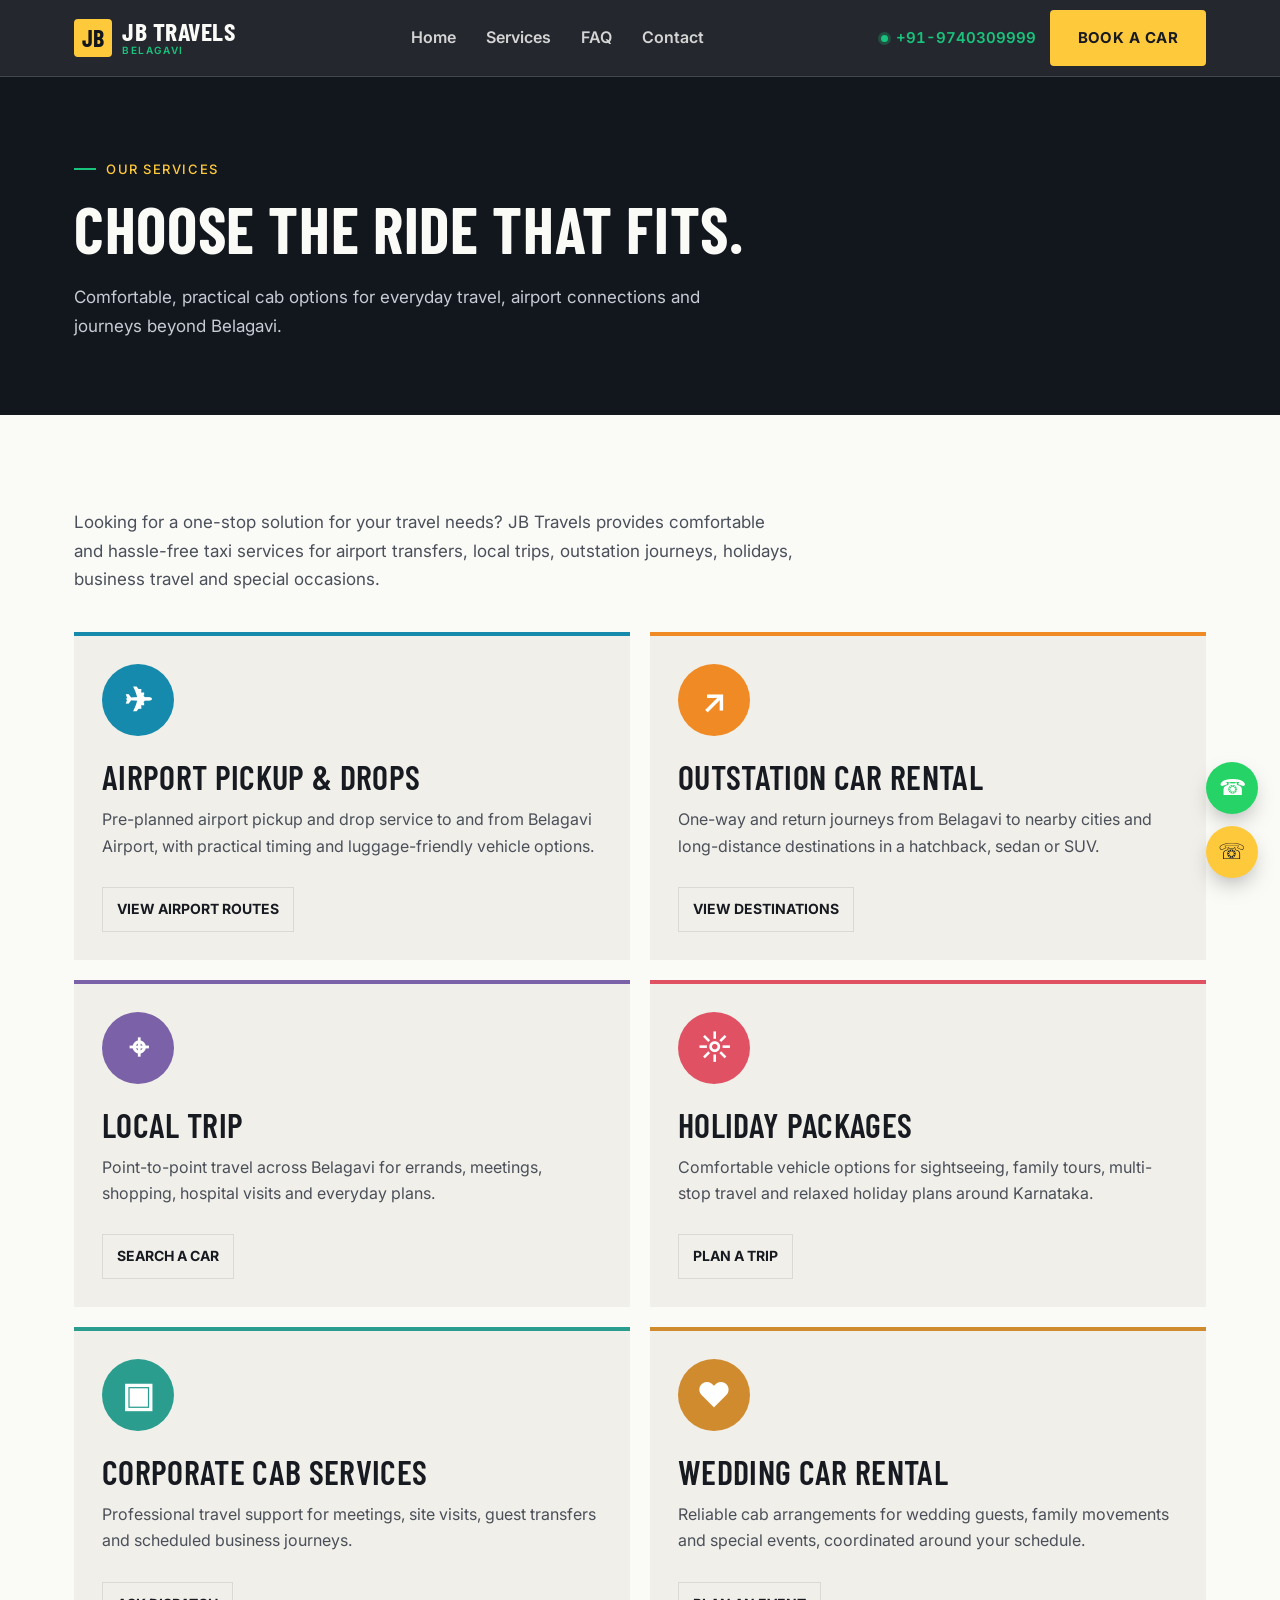
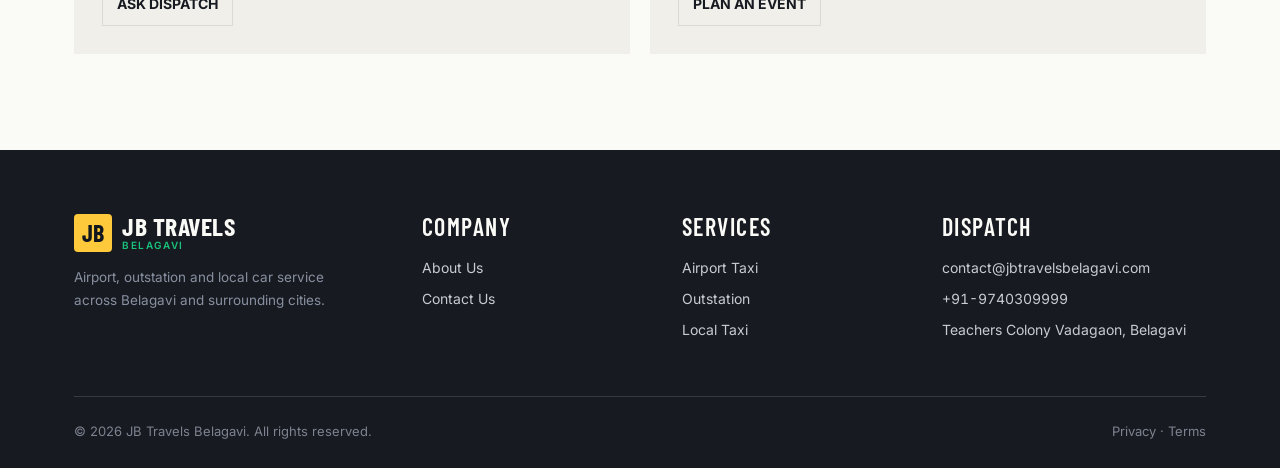
<file: pages/services.html>
<!doctype html>
<html lang="en">
<head>
<meta charset="utf-8"><meta name="viewport" content="width=device-width,initial-scale=1">
<title>Taxi Services in Belagavi | JB Travels</title>
<meta name="description" content="Explore JB Travels local taxi, airport transfer and outstation cab services from Belagavi.">
<link rel="preconnect" href="https://fonts.googleapis.com"><link rel="preconnect" href="https://fonts.gstatic.com" crossorigin><link href="https://fonts.googleapis.com/css2?family=Barlow+Condensed:wght@600;700&family=Inter:wght@400;500;600;700&display=swap" rel="stylesheet"><link rel="stylesheet" href="../assets/css/app.css">
</head>
<body>
<header class="site-header"><div class="wrap"><a class="logo" href="../index.html#top"><span class="mark">JB</span><span class="word">JB TRAVELS <small>BELAGAVI</small></span></a><nav class="nav-links" id="navLinks"><a href="../index.html#top">Home</a><a href="services.html">Services</a><a href="faq.html">FAQ</a><a href="contact.html">Contact</a></nav><div class="header-cta"><div class="phone-pill"><span class="dot"></span> +91-9740309999</div><a class="btn btn-yellow" href="../index.html#book">Book a Car</a></div><button class="nav-toggle" id="navToggle" aria-label="Toggle menu">&#9776;</button></div></header>
<main>
  <section class="page-hero">
    <div class="wrap">
      <div class="eyebrow" style="color:var(--yellow)">Our services</div>
      <h1>Choose the ride that fits.</h1>
      <p>Comfortable, practical cab options for everyday travel, airport connections and journeys beyond Belagavi.</p>
    </div>
  </section>
  <section class="page-content">
    <div class="wrap">
      <p class="page-intro">Looking for a one-stop solution for your travel needs? JB Travels provides comfortable and hassle-free taxi services for airport transfers, local trips, outstation journeys, holidays, business travel and special occasions.</p>
      <div class="service-grid">
        <article class="service-card" id="airport-taxi">
          <div class="service-icon" aria-hidden="true">✈</div>
          <h2>Airport pickup &amp; drops</h2>
          <p>Pre-planned airport pickup and drop service to and from Belagavi Airport, with practical timing and luggage-friendly vehicle options.</p>
          <div class="page-nav"><a href="../index.html#airport">View airport routes</a></div>
        </article>
        <article class="service-card" id="outstation-cabs">
          <div class="service-icon" aria-hidden="true">↗</div>
          <h2>Outstation car rental</h2>
          <p>One-way and return journeys from Belagavi to nearby cities and long-distance destinations in a hatchback, sedan or SUV.</p>
          <div class="page-nav"><a href="../index.html#destinations">View destinations</a></div>
        </article>
        <article class="service-card" id="local-cabs">
          <div class="service-icon" aria-hidden="true">⌖</div>
          <h2>Local trip</h2>
          <p>Point-to-point travel across Belagavi for errands, meetings, shopping, hospital visits and everyday plans.</p>
          <div class="page-nav"><a href="../index.html#book">Search a car</a></div>
        </article>
        <article class="service-card" id="holiday-packages">
          <div class="service-icon" aria-hidden="true">☼</div>
          <h2>Holiday packages</h2>
          <p>Comfortable vehicle options for sightseeing, family tours, multi-stop travel and relaxed holiday plans around Karnataka.</p>
          <div class="page-nav"><a href="contact.html">Plan a trip</a></div>
        </article>
        <article class="service-card" id="corporate-cabs">
          <div class="service-icon" aria-hidden="true">▣</div>
          <h2>Corporate cab services</h2>
          <p>Professional travel support for meetings, site visits, guest transfers and scheduled business journeys.</p>
          <div class="page-nav"><a href="contact.html">Ask dispatch</a></div>
        </article>
        <article class="service-card" id="wedding-car-rental">
          <div class="service-icon" aria-hidden="true">♥</div>
          <h2>Wedding car rental</h2>
          <p>Reliable cab arrangements for wedding guests, family movements and special events, coordinated around your schedule.</p>
          <div class="page-nav"><a href="contact.html">Plan an event</a></div>
        </article>
      </div>
    </div>
  </section>
</main>
<footer class="site-footer"><div class="wrap"><div class="footer-grid"><div><a class="logo" href="../index.html#top" style="margin-bottom:14px"><span class="mark">JB</span><span class="word">JB TRAVELS<small>BELAGAVI</small></span></a><p style="font-size:13.5px;color:#8890a0;line-height:1.7;max-width:280px">Airport, outstation and local car service across Belagavi and surrounding cities.</p></div><div><h5>Company</h5><ul><li><a href="about.html">About Us</a></li><li><a href="contact.html">Contact Us</a></li></ul></div><div><h5>Services</h5><ul><li><a href="services.html#airport-taxi">Airport Taxi</a></li><li><a href="services.html#outstation-cabs">Outstation</a></li><li><a href="services.html#local-cabs">Local Taxi</a></li></ul></div><div><h5>Dispatch</h5><ul><li>contact@jbtravelsbelagavi.com</li><li><a href="tel:+919740309999">+91-9740309999</a></li><li>Teachers Colony Vadagaon, Belagavi</li></ul></div></div><div class="footer-bottom"><span>© 2026 JB Travels Belagavi. All rights reserved.</span><span><a href="privacy-policy.html">Privacy</a> · <a href="terms-and-conditions.html">Terms</a></span></div></div></footer><div class="float-actions"><a class="wa" href="https://wa.me/919535608945" target="_blank" rel="noopener" aria-label="WhatsApp">&#9742;</a><a class="call" href="tel:+919740309999" aria-label="Call">&#9743;</a></div><script src="../assets/js/app.js"></script>
</body></html>
</file>
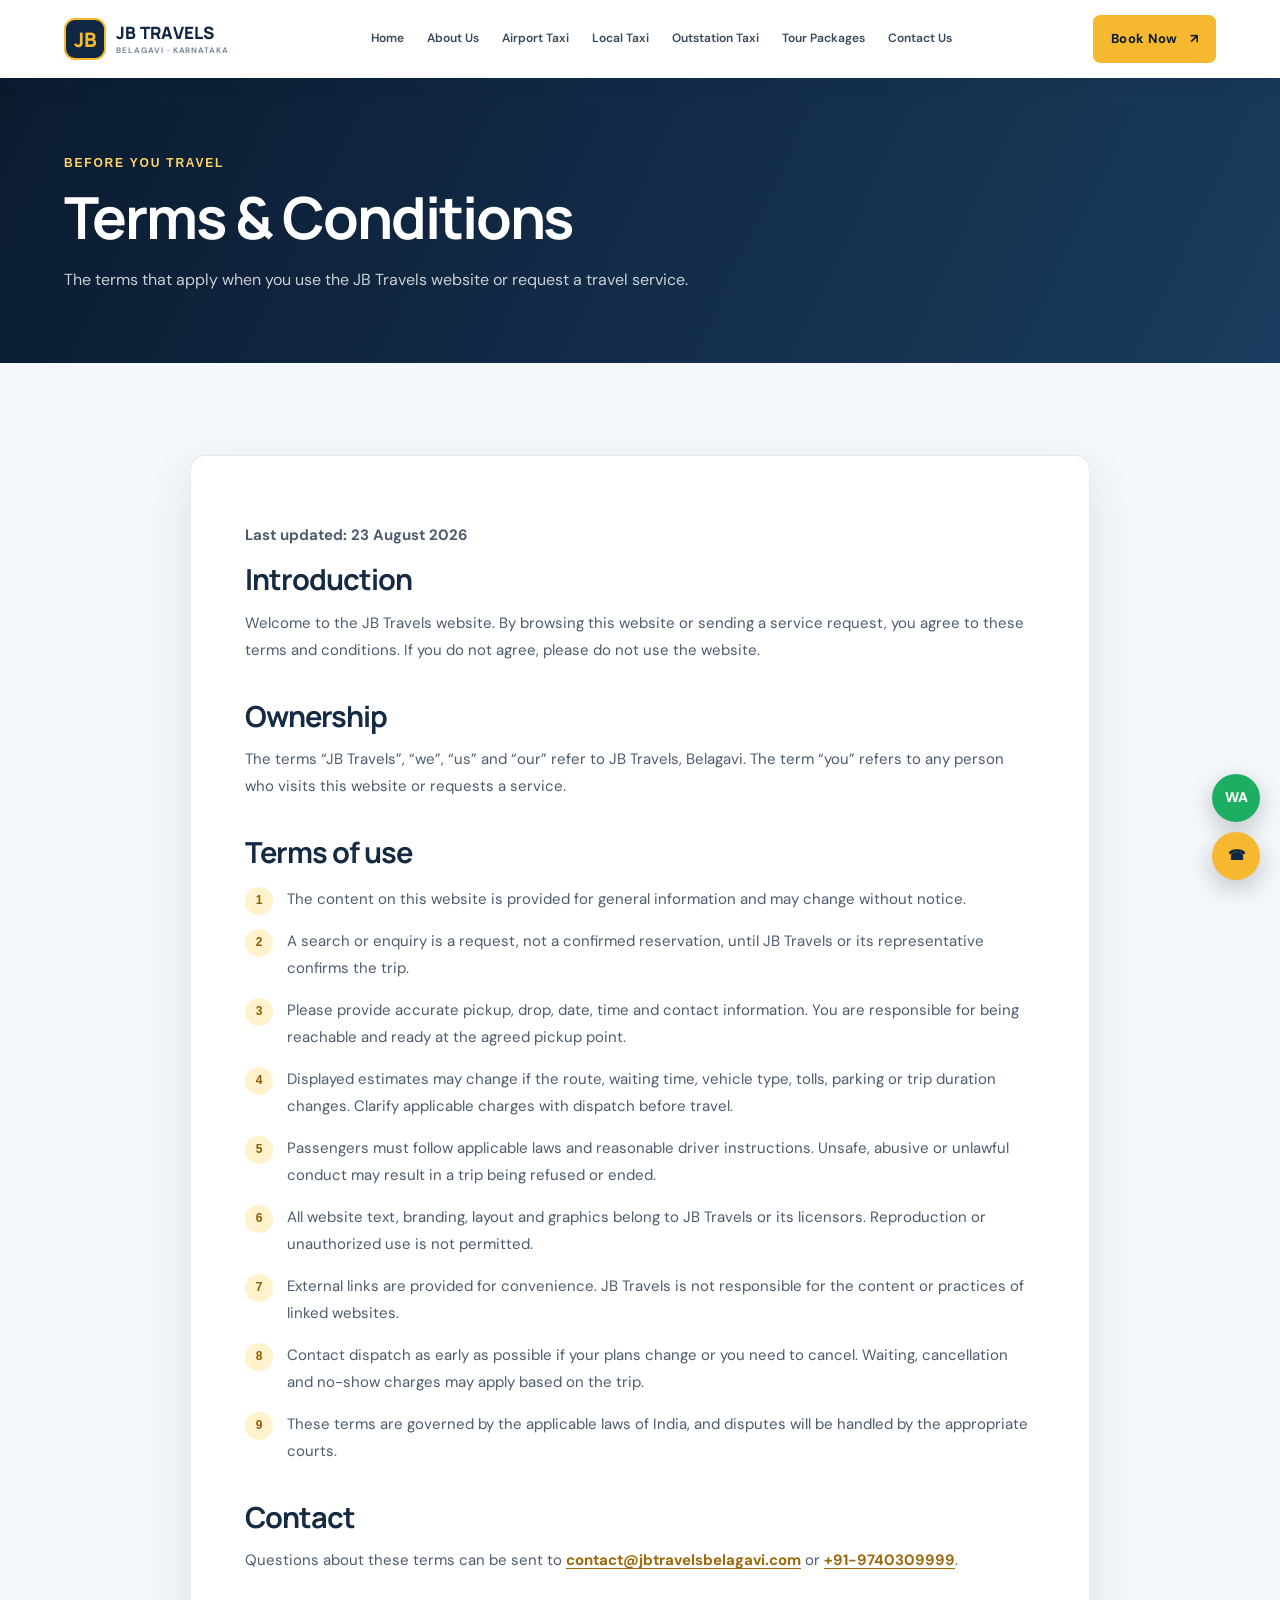
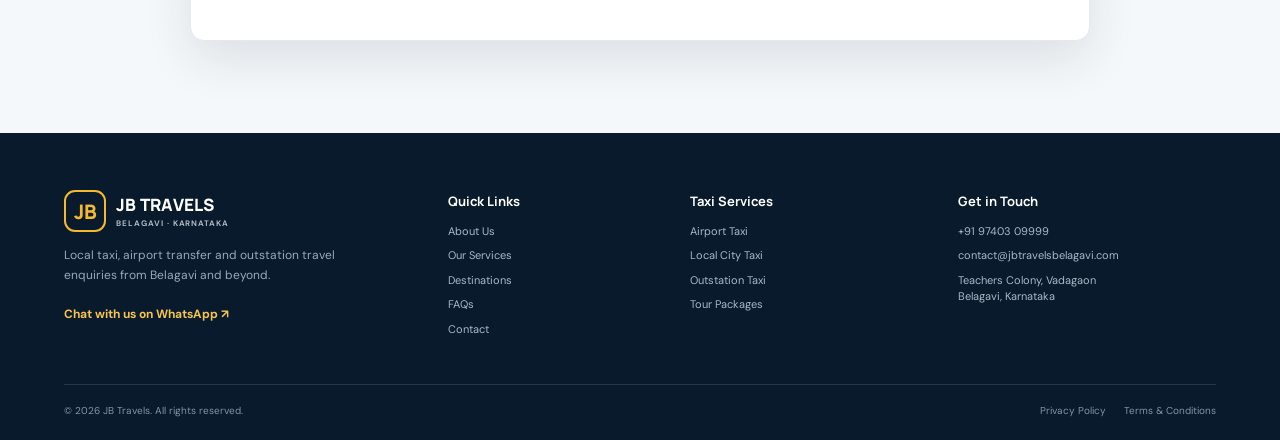
<file: pages/terms-and-conditions.html>
<!doctype html>
<html lang="en">
<head>
  <meta charset="utf-8">
  <meta name="viewport" content="width=device-width, initial-scale=1">
  <title>Terms and Conditions | JB Travels Belagavi</title>
  <meta name="description" content="Terms and conditions for using JB Travels cab enquiry and travel services.">
  <meta name="theme-color" content="#102744">
  <link rel="preconnect" href="https://fonts.googleapis.com">
  <link rel="preconnect" href="https://fonts.gstatic.com" crossorigin>
  <link href="https://fonts.googleapis.com/css2?family=DM+Sans:wght@400;500;600;700&family=Manrope:wght@500;600;700;800&display=swap" rel="stylesheet">
  <link rel="stylesheet" href="../assets/css/app.css">
  <link rel="stylesheet" href="../assets/css/home.css">
</head>
<body>
  <a class="skip-link" href="#main">Skip to content</a>
  <header class="site-header">
    <div class="wrap header-inner">
      <a class="logo" href="../index.html#top" aria-label="JB Travels home">
        <span class="mark">JB</span>
        <span class="word">JB TRAVELS<small>BELAGAVI · KARNATAKA</small></span>
      </a>
      <button class="nav-toggle" id="navToggle" type="button" aria-label="Open navigation" aria-expanded="false" aria-controls="navLinks">
        <span></span><span></span><span></span>
      </button>
      <nav class="nav-links" id="navLinks" aria-label="Main navigation">
        <a href="../index.html#top">Home</a>
        <a href="../index.html#about">About Us</a>
        <a href="../index.html#airport">Airport Taxi</a>
        <a href="../index.html#services">Local Taxi</a>
        <a href="../index.html#book" data-book-tab="outstation">Outstation Taxi</a>
        <a href="../index.html#book" data-book-tab="package">Tour Packages</a>
        <a href="../index.html#contact">Contact Us</a>
      </nav>
      <a class="btn btn-yellow header-book" href="../index.html#book">Book Now <span aria-hidden="true">↗</span></a>
    </div>
  </header>

  <main id="main">
    <section class="subpage-hero">
      <div class="wrap">
        <p class="eyebrow">Before you travel</p>
        <h1>Terms &amp; Conditions</h1>
        <p>The terms that apply when you use the JB Travels website or request a travel service.</p>
      </div>
    </section>
    <section class="legal-content section" aria-label="Terms and conditions">
      <div class="wrap">
        <article class="legal-card">
          <p class="legal-updated">Last updated: 23 August 2026</p>
          <h2>Introduction</h2>
          <p>Welcome to the JB Travels website. By browsing this website or sending a service request, you agree to these terms and conditions. If you do not agree, please do not use the website.</p>

          <h2>Ownership</h2>
          <p>The terms “JB Travels”, “we”, “us” and “our” refer to JB Travels, Belagavi. The term “you” refers to any person who visits this website or requests a service.</p>

          <h2>Terms of use</h2>
          <ol class="legal-list">
            <li>The content on this website is provided for general information and may change without notice.</li>
            <li>A search or enquiry is a request, not a confirmed reservation, until JB Travels or its representative confirms the trip.</li>
            <li>Please provide accurate pickup, drop, date, time and contact information. You are responsible for being reachable and ready at the agreed pickup point.</li>
            <li>Displayed estimates may change if the route, waiting time, vehicle type, tolls, parking or trip duration changes. Clarify applicable charges with dispatch before travel.</li>
            <li>Passengers must follow applicable laws and reasonable driver instructions. Unsafe, abusive or unlawful conduct may result in a trip being refused or ended.</li>
            <li>All website text, branding, layout and graphics belong to JB Travels or its licensors. Reproduction or unauthorized use is not permitted.</li>
            <li>External links are provided for convenience. JB Travels is not responsible for the content or practices of linked websites.</li>
            <li>Contact dispatch as early as possible if your plans change or you need to cancel. Waiting, cancellation and no-show charges may apply based on the trip.</li>
            <li>These terms are governed by the applicable laws of India, and disputes will be handled by the appropriate courts.</li>
          </ol>

          <h2>Contact</h2>
          <p>Questions about these terms can be sent to <a href="mailto:contact@jbtravelsbelagavi.com">contact@jbtravelsbelagavi.com</a> or <a href="tel:+919740309999">+91-9740309999</a>.</p>
        </article>
      </div>
    </section>
  </main>

  <footer class="site-footer">
    <div class="wrap">
      <div class="footer-grid">
        <div class="footer-brand">
          <a class="logo" href="../index.html#top"><span class="mark">JB</span><span class="word">JB TRAVELS<small>BELAGAVI · KARNATAKA</small></span></a>
          <p>Local taxi, airport transfer and outstation travel enquiries from Belagavi and beyond.</p>
          <a class="footer-whatsapp" href="https://wa.me/919535608945" target="_blank" rel="noopener noreferrer">Chat with us on WhatsApp <span aria-hidden="true">↗</span></a>
        </div>
        <div>
          <h2>Quick Links</h2>
          <ul><li><a href="../index.html#about">About Us</a></li><li><a href="../index.html#services">Our Services</a></li><li><a href="../index.html#destinations">Destinations</a></li><li><a href="../index.html#faq">FAQs</a></li><li><a href="contact.html">Contact</a></li></ul>
        </div>
        <div>
          <h2>Taxi Services</h2>
          <ul><li><a href="../index.html#airport">Airport Taxi</a></li><li><a href="../index.html#services">Local City Taxi</a></li><li><a href="../index.html#book" data-book-tab="outstation">Outstation Taxi</a></li><li><a href="../index.html#book" data-book-tab="package">Tour Packages</a></li></ul>
        </div>
        <div>
          <h2>Get in Touch</h2>
          <ul><li><a href="tel:+919740309999">+91 97403 09999</a></li><li><a href="mailto:contact@jbtravelsbelagavi.com">contact@jbtravelsbelagavi.com</a></li><li>Teachers Colony, Vadagaon<br>Belagavi, Karnataka</li></ul>
        </div>
      </div>
      <div class="footer-bottom">
        <span>© <span id="currentYear">2026</span> JB Travels. All rights reserved.</span>
        <span><a href="privacy-policy.html">Privacy Policy</a><a href="terms-and-conditions.html" aria-current="page">Terms &amp; Conditions</a></span>
      </div>
    </div>
  </footer>

  <div class="float-actions" aria-label="Quick contact">
    <a class="wa" href="https://wa.me/919535608945" target="_blank" rel="noopener noreferrer" aria-label="Chat with JB Travels on WhatsApp">WA</a>
    <a class="call" href="tel:+919740309999" aria-label="Call JB Travels">☎</a>
  </div>
  <script src="../assets/js/app.js"></script>
</body>
</html>
</file>
<file: assets/css/app.css>
/* =========================================================
	 JB TRAVELS BELAGAVI — Design tokens
	 Concept: the car meter. Every price on this page "runs"
	 like a fare on a meter — LCD-green digits, ticket-stub
	 cards, dashed road-line dividers.
	 ========================================================= */
:root{
	--asphalt: #12161d;
	--asphalt-2: #1b212b;
	--paper: #fafaf7;
	--paper-2: #f0efe9;
	--yellow: #ffc93c;
	--yellow-dim: #e0ac1f;
	--meter: #19c37d;
	--meter-dim: #0f7a4d;
	--grey: #8b93a1;
	--ink: #171a20;
	--ink-soft: #4a4f59;
	--line: rgba(23,26,32,0.1);
	--line-light: rgba(255,255,255,0.14);

	--f-display: "Barlow Condensed", sans-serif;
	--f-body: "Inter", sans-serif;
	--f-meter: var(--f-body);
	--weight-regular: 400;
	--weight-medium: 500;
	--weight-semibold: 600;
	--weight-bold: 700;
	--text-body: 16px;
	--text-caption: 13px;
	--text-button: 15px;
	--text-price: 24px;
	--text-h1: clamp(42px,6vw,64px);
	--text-h2: clamp(32px,4vw,44px);

	--radius: 6px;
	--container: 1180px;
}

*,*::before,*::after{ box-sizing:border-box; }
html{ scroll-behavior:smooth; }
body{
	margin:0;
	font-family:var(--f-body);
	font-size:var(--text-body);
	font-weight:var(--weight-regular);
	line-height:1.6;
	color:var(--ink);
	background:var(--paper);
	-webkit-font-smoothing:antialiased;
	overflow-x:hidden;
}
img{ max-width:100%; display:block; }
a{ color:inherit; text-decoration:none; }
ul{ list-style:none; margin:0; padding:0; }
button{ font-family:inherit; cursor:pointer; }
h1,h2,h3,h4,h5{ margin:0; font-family:var(--f-display); font-weight:var(--weight-bold); letter-spacing:0.01em; line-height:1.12; }
input,select,textarea,button{ font-family:var(--f-body); }
input,select,textarea{ font-size:15px; }
input[type="date"],input[type="time"],input[type="number"],a[href^="tel:"]{ font-variant-numeric:tabular-nums; }
.wrap{ max-width:var(--container); margin:0 auto; padding:0 24px; }
.eyebrow{
	font-family:var(--f-body); font-size:var(--text-caption); font-weight:var(--weight-medium); letter-spacing:0.12em; text-transform:uppercase;
	color:var(--meter-dim); display:flex; align-items:center; gap:10px; margin-bottom:14px;
}
.eyebrow::before{ content:""; width:22px; height:2px; background:var(--meter); display:inline-block; }
.section{ padding:96px 0; position:relative; }
.section-tight{ padding:64px 0; }
.center{ text-align:center; }
.lede{ color:var(--ink-soft); font-size:17px; line-height:1.65; max-width:560px; }
.btn{
	display:inline-flex; align-items:center; gap:8px; justify-content:center;
	padding:14px 26px; border-radius:4px; border:2px solid var(--ink);
	font-weight:var(--weight-bold); font-size:var(--text-button); letter-spacing:0.03em; text-transform:uppercase; white-space:nowrap;
	background:var(--ink); color:var(--paper); transition:transform .18s ease, background .18s ease;
}
.btn:hover{ transform:translateY(-2px); }
.btn-yellow{ background:var(--yellow); border-color:var(--yellow); color:var(--ink); }
.btn-yellow:hover{ background:var(--yellow-dim); }
.btn-ghost{ background:transparent; color:var(--ink); }
.btn-ghost.on-dark{ color:var(--paper); border-color:var(--line-light); }
.btn-block{ width:100%; }

/* ---------- dashed road divider ---------- */
.road-divider{ height:34px; width:100%; overflow:hidden; }
.road-divider svg{ width:100%; height:100%; display:block; }

/* ---------- header ---------- */
.site-header{
	position:sticky; top:0; z-index:50;
	background:rgba(18,22,29,0.92); backdrop-filter:blur(10px);
	border-bottom:1px solid var(--line-light);
}
.site-header .wrap{ display:flex; align-items:center; justify-content:space-between; height:76px; }
.logo{ display:flex; align-items:center; gap:10px; color:var(--paper); }
.logo .mark{
	width:38px; height:38px; border-radius:4px; background:var(--yellow);
	display:flex; align-items:center; justify-content:center;
	font-family:var(--f-display); font-weight:var(--weight-bold); font-size:24px; color:var(--asphalt);
}
.logo .word{ font-family:var(--f-display); font-weight:var(--weight-bold); font-size:clamp(24px,2vw,30px); line-height:0.95; letter-spacing:0.02em; white-space:nowrap; }
.logo .word small{ display:block; font-family:var(--f-body); font-size:10px; letter-spacing:0.16em; color:var(--meter); font-weight:var(--weight-semibold); line-height:1.4; }
.nav-links{ display:flex; align-items:center; gap:30px; }
.nav-links a{
	color:var(--paper); font-size:16px; font-weight:var(--weight-semibold); opacity:0.82; position:relative; padding:4px 0;
}
.nav-links a:hover{ opacity:1; }
.header-cta{ display:flex; align-items:center; gap:14px; flex-shrink:0; }
.phone-pill{
	display:flex; align-items:center; gap:8px; color:var(--meter); font-family:var(--f-body); font-variant-numeric:tabular-nums; font-weight:var(--weight-semibold); font-size:15px;
}
.phone-pill .dot{ width:7px; height:7px; border-radius:50%; background:var(--meter); box-shadow:0 0 0 3px rgba(25,195,125,0.25); animation:pulse 1.8s infinite; }
@keyframes pulse{ 50%{ opacity:0.4; } }
.nav-toggle{ display:none; background:none; border:0; color:var(--paper); font-size:26px; }

/* ---------- hero ---------- */
.hero{
	/* Keep the photo bright while retaining enough contrast for hero content. */
	background:
		linear-gradient(90deg, rgba(18,22,29,0.38) 0%, rgba(18,22,29,0.24) 42%, rgba(18,22,29,0.10) 68%, rgba(18,22,29,0.25) 100%),
		url('../images/roadlake.jpeg');
	background-size: cover;
	background-position: center center;
	background-repeat: no-repeat;
	color:var(--paper);
	padding:64px 0 0;
	position:relative;
}
.hero-grid{ display:grid; grid-template-columns:1.05fr 0.95fr; gap:56px; align-items:center; padding-bottom:70px; }
	.hero h1{ font-size:var(--text-h1); font-weight:var(--weight-bold); color:var(--paper); text-transform:uppercase; line-height:1.08; }
.hero h1 em{ font-style:normal; color:var(--yellow); }
.hero .lede{ color:#c7cbd4; margin:20px 0 30px; }
.hero-stats{ display:flex; gap:34px; margin-top:38px; }
.hero-stats div strong{ display:block; font-family:var(--f-body); font-variant-numeric:tabular-nums; font-size:26px; font-weight:var(--weight-bold); color:var(--yellow); }
.hero-stats div span{ font-size:12px; color:#9aa1ad; text-transform:uppercase; letter-spacing:0.08em; }

/* booking widget = the meter */
.meter-card{
	background:var(--paper); border-radius:10px; color:var(--ink);
	box-shadow:0 30px 60px -20px rgba(0,0,0,0.55);
	overflow:hidden;
}
.meter-tabs{ display:flex; background:var(--paper-2); border-radius:var(--radius) var(--radius) 0 0; overflow:hidden; }
.meter-tabs button{
	flex:1; border:0; background:transparent; padding:16px 8px; font-weight:var(--weight-bold); font-size:14px;
	text-transform:uppercase; letter-spacing:0.04em; color:var(--ink-soft); border-bottom:3px solid transparent;
}
.meter-tabs button.active{ background:var(--meter); color:#fff; border-bottom-color:var(--meter); }
.btn-meter{ background:var(--meter); border-color:var(--meter); color:#fff; }
.btn-meter:hover{ background:var(--meter-dim); border-color:var(--meter-dim); }
.meter-body{ padding:26px 26px 24px; }
.meter-heading{ font-family:var(--f-display); font-size:24px; font-weight:var(--weight-bold); color:var(--ink); margin-bottom:16px; }
.field{ margin-bottom:14px; }
.field label{ display:block; font-size:13px; text-transform:uppercase; letter-spacing:0.06em; color:var(--ink-soft); margin-bottom:6px; font-weight:var(--weight-medium); }
.field input, .field select{
	width:100%; padding:12px 14px; border:1.5px solid var(--line); border-radius:5px; font-size:15px;
	font-family:inherit; background:var(--paper); color:var(--ink);
}
.field input:focus, .field select:focus{ outline:2px solid var(--meter); outline-offset:1px; border-color:var(--meter); }
.field-row{ display:grid; grid-template-columns:1fr 1fr; gap:12px; }

.fare-readout{
	display:flex; align-items:center; justify-content:space-between;
	background:var(--asphalt); border-radius:6px; padding:14px 16px; margin:16px 0;
}
.fare-readout .label{ font-size:11px; color:#9aa1ad; text-transform:uppercase; letter-spacing:0.1em; }
.fare-readout .digits{ font-family:var(--f-body); font-variant-numeric:tabular-nums; font-weight:var(--weight-bold); font-size:28px; color:var(--meter); letter-spacing:0.02em; }
.fare-readout .digits::before{ content:"₹"; font-size:18px; margin-right:2px; color:#5fd9a4; }
.booking-actions{ margin-top:8px; }
.booking-actions .btn{ min-height:48px; }

/* ---------- USP strip ---------- */
.usp-strip{ background:var(--paper-2); border-top:1px solid var(--line); border-bottom:1px solid var(--line); }
.usp-grid{ display:grid; grid-template-columns:repeat(3,1fr); gap:0; }
.usp-item{ padding:34px 30px; border-left:1px solid var(--line); }
.usp-item:first-child{ border-left:0; }
.usp-item .num{ font-family:var(--f-meter); color:var(--meter-dim); font-size:12px; }
.usp-item h4{ font-size:22px; margin:8px 0; font-weight:var(--weight-semibold); }
.usp-item p{ color:var(--ink-soft); font-size:16px; line-height:1.6; margin:0; }

/* ---------- section headers ---------- */
.section-head{ display:flex; justify-content:space-between; align-items:flex-end; gap:30px; margin-bottom:44px; }
.section-head h2{ font-size:var(--text-h2); font-weight:var(--weight-semibold); text-transform:uppercase; line-height:1.12; }

/* ---------- airport route cards ---------- */
.route-grid{ display:grid; grid-template-columns:repeat(3,1fr); gap:24px; }
.route-card{
	background:var(--paper); border:1px solid var(--line); border-radius:8px; overflow:hidden;
	display:flex; flex-direction:column; transition:box-shadow .2s ease, transform .2s ease;
}
.route-card:hover{ transform:translateY(-4px); box-shadow:0 20px 40px -24px rgba(0,0,0,0.35); }
.route-card .thumb{ height:150px; background:linear-gradient(135deg,var(--asphalt),var(--asphalt-2)); position:relative; }
.route-card .thumb::after{
	content:""; position:absolute; inset:0;
	background-image:repeating-linear-gradient(90deg, transparent 0 24px, rgba(255,255,255,0.08) 24px 26px);
}
.route-card .thumb .tag{
	position:absolute; bottom:12px; left:12px; background:var(--yellow); color:var(--ink);
	font-family:var(--f-body); font-variant-numeric:tabular-nums; font-size:13px; font-weight:var(--weight-bold); padding:5px 10px; border-radius:3px;
}
.route-card .body{ padding:22px; flex:1; display:flex; flex-direction:column; }
.route-card h3{ font-size:26px; font-weight:var(--weight-semibold); margin-bottom:8px; text-transform:none; }
.route-card p{ color:var(--ink-soft); font-size:16px; line-height:1.6; flex:1; margin:0 0 16px; }
.route-card .price{ font-family:var(--f-body); font-variant-numeric:tabular-nums; color:var(--meter-dim); font-size:22px; font-weight:var(--weight-bold); margin-bottom:14px; }

/* ---------- how we serve (numbered, real sequence) ---------- */
.serve-list{ counter-reset:serve; display:grid; grid-template-columns:repeat(4,1fr); gap:0; border-top:1px solid var(--line); }
.serve-item{ counter-increment:serve; padding:30px 26px; border-right:1px solid var(--line); position:relative; }
.serve-item:last-child{ border-right:0; }
.serve-item::before{
	content:counter(serve,decimal-leading-zero); font-family:var(--f-meter); font-size:13px; color:var(--meter-dim);
	display:block; margin-bottom:12px;
}
.serve-item h4{ font-size:22px; font-weight:var(--weight-semibold); margin-bottom:8px; }
.serve-item p{ font-size:15px; color:var(--ink-soft); line-height:1.6; margin:0; }

/* ---------- fleet / plate cards ---------- */
.fleet-grid{ display:grid; grid-template-columns:repeat(3,1fr); gap:24px; }
.plate-card{
	background:var(--ink); color:var(--paper); border-radius:8px; padding:28px; position:relative; overflow:hidden;
}
.plate-card::before{
	content:""; position:absolute; top:0; left:0; right:0; height:6px; background:var(--yellow);
}
.plate-card .silhouette{ font-family:var(--f-body); font-variant-numeric:tabular-nums; font-size:56px; color:rgba(255,255,255,0.08); position:absolute; right:14px; top:20px; }
.plate-card h3{ font-size:24px; text-transform:uppercase; margin-bottom:6px; }
.plate-card p{ color:#b9bfc9; font-size:15px; line-height:1.6; margin:0 0 20px; max-width:220px; }
.plate-card .rate{ display:flex; align-items:baseline; gap:6px; border-top:1px dashed rgba(255,255,255,0.25); padding-top:16px; }
.plate-card .rate .amt{ font-family:var(--f-body); font-variant-numeric:tabular-nums; font-weight:var(--weight-bold); font-size:var(--text-price); color:var(--meter); }
.plate-card .rate .per{ font-size:12px; color:#9aa1ad; }

/* ---------- offer banners ---------- */
.offer-grid{ display:grid; grid-template-columns:repeat(3,1fr); gap:24px; }
.offer-card{ border-radius:8px; overflow:hidden; background:var(--paper); border:1px solid var(--line); }
.offer-card .img{ height:190px; background-size:cover; background-position:center; position:relative; }
.offer-card .img .ribbon{
	position:absolute; top:14px; left:0; background:var(--meter); color:#042015; font-family:var(--f-body);
	font-size:12px; font-weight:var(--weight-bold); padding:5px 12px 5px 14px; letter-spacing:0.04em;
}
.offer-card .body{ padding:20px; }
.offer-card h3{ font-size:24px; font-weight:var(--weight-semibold); margin-bottom:8px; text-transform:none; }
.offer-card p{ color:var(--ink-soft); font-size:16px; line-height:1.6; margin:0 0 16px; }

/* ---------- about + advantages ---------- */
.about-grid{ display:grid; grid-template-columns:0.9fr 1.1fr; gap:60px; align-items:center; }
.about-art{ aspect-ratio:4/3; border-radius:10px; background:linear-gradient(135deg,var(--asphalt),var(--asphalt-2)); position:relative; overflow:hidden; }
.about-art .meterface{ position:absolute; inset:24px; border:2px solid rgba(255,201,60,0.3); border-radius:8px; display:flex; flex-direction:column; align-items:center; justify-content:center; gap:6px; }
.about-art .meterface .big{ font-family:var(--f-body); font-variant-numeric:tabular-nums; font-weight:var(--weight-bold); color:var(--meter); font-size:44px; }
.about-art .meterface .small{ font-family:var(--f-body); color:#9aa1ad; font-size:12px; font-weight:var(--weight-medium); letter-spacing:0.12em; text-transform:uppercase; }
.adv-grid{ display:grid; grid-template-columns:repeat(3,1fr); gap:14px; margin-top:28px; }
.adv-chip{
	border:1.5px solid var(--line); border-radius:6px; padding:14px 12px; font-size:13px; font-weight:700;
	display:flex; align-items:center; gap:8px;
}
.adv-chip .tick{ color:var(--meter); }

/* ---------- testimonials ---------- */
.testi-track{ display:flex; gap:20px; overflow-x:auto; scroll-snap-type:x mandatory; padding-bottom:10px; scrollbar-width:none; }
.testi-track::-webkit-scrollbar{ display:none; }
.testi-card{
	min-width:340px; scroll-snap-align:start; background:var(--paper); border:1px solid var(--line); border-radius:8px; padding:26px;
}
.testi-card .stars{ color:var(--yellow-dim); letter-spacing:2px; margin-bottom:12px; }
.testi-card p{ color:var(--ink-soft); font-size:16px; line-height:1.65; margin:0 0 18px; }
.testi-card .who{ display:flex; align-items:center; gap:10px; }
.testi-card .avatar{ width:38px; height:38px; border-radius:50%; background:var(--asphalt); color:var(--yellow); display:flex; align-items:center; justify-content:center; font-family:var(--f-body); font-weight:var(--weight-bold); font-size:15px; }
.testi-card .who strong{ display:block; font-size:14px; }
.testi-card .who span{ font-size:13px; color:var(--grey); }
.testi-nav{ display:flex; gap:10px; margin-top:20px; }
.testi-nav button{ width:38px; height:38px; border-radius:50%; border:1.5px solid var(--line); background:var(--paper); font-size:16px; }
.testi-nav button:hover{ background:var(--ink); color:var(--paper); border-color:var(--ink); }

/* ---------- FAQ ---------- */
.faq-list{ max-width:820px; margin:0 auto; }
.faq-item{ border-bottom:1px solid var(--line); }
.faq-q{
	width:100%; text-align:left; background:none; border:0; padding:20px 4px; display:flex; justify-content:space-between;
	align-items:center; font-size:17px; font-weight:var(--weight-semibold); color:var(--ink); line-height:1.45;
}
.faq-q .plus{ font-family:var(--f-body); color:var(--meter-dim); font-size:22px; font-weight:var(--weight-medium); transition:transform .2s ease; }
.faq-item.open .plus{ transform:rotate(45deg); }
.faq-a{ max-height:0; overflow:hidden; transition:max-height .28s ease; }
.faq-item.open .faq-a{ max-height:220px; }
.faq-a p{ padding:0 4px 20px; color:var(--ink-soft); font-size:16px; line-height:1.65; margin:0; }

/* ---------- contact ---------- */
.contact-grid{ display:grid; grid-template-columns:1fr 1fr; gap:50px; }
.contact-form .field-row{ grid-template-columns:1fr 1fr; }
.contact-info{ background:var(--asphalt); color:var(--paper); border-radius:10px; padding:34px; }
.contact-info h3{ font-size:28px; font-weight:var(--weight-semibold); text-transform:uppercase; margin-bottom:18px; }
.contact-info .row{ display:flex; gap:12px; padding:14px 0; border-bottom:1px solid var(--line-light); }
.contact-info .row:last-of-type{ border-bottom:0; }
.contact-info .row .ic{ color:var(--yellow); font-family:var(--f-body); }
.contact-info .row div span{ display:block; font-size:13px; font-weight:var(--weight-medium); color:#9aa1ad; text-transform:uppercase; letter-spacing:0.06em; }
.form-msg{ margin-top:12px; font-size:13.5px; font-weight:600; padding:10px 14px; border-radius:5px; display:none; }
.form-msg.ok{ display:block; background:rgba(25,195,125,0.12); color:var(--meter-dim); }
.form-msg a{ color:inherit; font-weight:var(--weight-bold); text-decoration:underline; text-underline-offset:2px; }
.form-msg.err{ display:block; background:rgba(220,60,60,0.1); color:#c23b3b; }

/* ---------- footer ---------- */
.site-footer{ background:var(--ink); color:#c7cbd4; padding:64px 0 26px; }
.footer-grid{ display:grid; grid-template-columns:1.4fr 1fr 1fr 1.2fr; gap:40px; margin-bottom:46px; }
.footer-grid h5{ color:var(--paper); font-size:24px; font-weight:var(--weight-semibold); text-transform:uppercase; letter-spacing:0.06em; margin-bottom:16px; }
.footer-grid li{ margin-bottom:10px; font-size:14px; line-height:1.5; }
.footer-grid a:hover{ color:var(--yellow); }
.footer-bottom{ border-top:1px solid var(--line-light); padding-top:24px; display:flex; justify-content:space-between; font-size:13px; color:#7d8390; }
.footer-bottom a:hover{ color:var(--yellow); }

/* ---------- internal pages ---------- */
.page-hero{ background:var(--asphalt); color:var(--paper); padding:82px 0 74px; }
.page-hero h1{ max-width:760px; font-size:var(--text-h1); text-transform:uppercase; line-height:1.08; }
.page-hero p{ max-width:650px; color:#c7cbd4; font-size:17px; line-height:1.7; margin:20px 0 0; }
.page-content{ padding:76px 0 96px; }
.content-narrow{ max-width:820px; margin:0 auto; }
.content-narrow h2{ font-size:clamp(30px,4vw,40px); font-weight:var(--weight-semibold); text-transform:uppercase; margin:42px 0 14px; }
.content-narrow h2:first-child{ margin-top:0; }
.content-narrow h3{ font-size:24px; font-weight:var(--weight-semibold); margin:28px 0 8px; }
.content-narrow p, .content-narrow li{ color:var(--ink-soft); font-size:16px; line-height:1.65; }
.content-narrow ul{ list-style:disc; padding-left:22px; margin:10px 0 20px; }
.content-narrow a{ color:var(--meter-dim); text-decoration:underline; }
.service-grid{ display:grid; grid-template-columns:repeat(2,1fr); gap:20px; }
.service-card{ background:var(--paper-2); border-top:4px solid var(--meter); padding:28px; }
.service-card .service-icon{ width:72px; height:72px; display:flex; align-items:center; justify-content:center; margin-bottom:22px; border-radius:50%; color:#fff; font-size:34px; font-family:var(--f-body); font-weight:var(--weight-semibold); }
.service-card:nth-child(1){ border-top-color:#168aad; }
.service-card:nth-child(1) .service-icon{ background:#168aad; }
.service-card:nth-child(2){ border-top-color:#f08a24; }
.service-card:nth-child(2) .service-icon{ background:#f08a24; }
.service-card:nth-child(3){ border-top-color:#7b61a8; }
.service-card:nth-child(3) .service-icon{ background:#7b61a8; }
.service-card:nth-child(4){ border-top-color:#e05263; }
.service-card:nth-child(4) .service-icon{ background:#e05263; }
.service-card:nth-child(5){ border-top-color:#2a9d8f; }
.service-card:nth-child(5) .service-icon{ background:#2a9d8f; }
.service-card:nth-child(6){ border-top-color:#d08b2f; }
.service-card:nth-child(6) .service-icon{ background:#d08b2f; }
.service-card h2{ font-size:clamp(26px,3.2vw,34px); font-weight:var(--weight-semibold); text-transform:uppercase; margin-bottom:10px; }
.service-card p{ color:var(--ink-soft); font-size:16px; line-height:1.65; margin:0; }
.page-intro{ max-width:720px; color:var(--ink-soft); font-size:17px; line-height:1.7; margin-bottom:38px; }
.page-nav{ display:flex; flex-wrap:wrap; gap:12px; margin-top:28px; }
.page-nav a{ border:1px solid var(--line); padding:10px 14px; font-size:14px; font-weight:var(--weight-bold); text-transform:uppercase; }
.page-nav a:hover{ border-color:var(--meter); color:var(--meter-dim); }
.footer-social{ display:flex; gap:10px; margin-top:20px; }
.footer-social a{ width:36px; height:36px; display:flex; align-items:center; justify-content:center; border:1px solid var(--line-light); border-radius:50%; color:var(--paper); font-size:14px; font-weight:800; }
.footer-social a:hover{ background:var(--yellow); border-color:var(--yellow); color:var(--ink); }
.legal-list{ counter-reset:legal; list-style:none !important; padding-left:0 !important; }
.legal-list li{ counter-increment:legal; position:relative; padding-left:42px; margin:16px 0; }
.legal-list li::before{ content:counter(legal); position:absolute; left:0; top:2px; width:26px; height:26px; display:flex; align-items:center; justify-content:center; background:var(--yellow); color:var(--ink); font-family:var(--f-body); font-variant-numeric:tabular-nums; font-size:13px; font-weight:var(--weight-bold); }

/* ---------- floating actions ---------- */
.float-actions{ position:fixed; right:22px; bottom:22px; display:flex; flex-direction:column; gap:12px; z-index:60; }
.float-actions a{
	width:52px; height:52px; border-radius:50%; display:flex; align-items:center; justify-content:center;
	font-size:22px; box-shadow:0 10px 24px -8px rgba(0,0,0,0.4); color:#fff;
}
.float-actions .wa{ background:#25d366; }
.float-actions .call{ background:var(--yellow); color:var(--ink); }

/* ---------- responsive ---------- */
@media (max-width:1100px){
	.nav-links, .header-cta .phone-pill{ display:none; }
	.nav-toggle{ display:block; }
	.site-header .wrap{ gap:16px; }
	.nav-links.is-open{
		position:absolute; top:76px; left:0; right:0; display:flex; flex-direction:column;
		background:var(--asphalt); padding:20px 24px; gap:18px;
	}
}
@media (max-width:960px){
	.hero-grid{ grid-template-columns:1fr; }
	.usp-grid, .route-grid, .fleet-grid, .offer-grid{ grid-template-columns:repeat(2,1fr); }
	.serve-list{ grid-template-columns:repeat(2,1fr); }
	.about-grid, .contact-grid{ grid-template-columns:1fr; }
	.footer-grid{ grid-template-columns:1fr 1fr; }
	.service-grid{ grid-template-columns:1fr; }
}
@media (max-width:720px){
	.nav-links, .header-cta .phone-pill{ display:none; }
	.nav-toggle{ display:block; }
	.site-header .wrap{ gap:10px; padding:0 16px; }
	.header-cta .btn{ padding:10px 12px; font-size:13px; }
	.usp-grid, .route-grid, .fleet-grid, .offer-grid, .serve-list{ grid-template-columns:1fr; }
	.usp-item, .serve-item{ border-left:0; border-right:0; border-top:1px solid var(--line); }
	.usp-item:first-child, .serve-item:first-child{ border-top:0; }
	.footer-grid{ grid-template-columns:1fr; gap:28px; }
	.section{ padding:64px 0; }
	.section-head{ flex-direction:column; align-items:flex-start; }
	.field-row{ grid-template-columns:1fr; }
	.contact-form .field-row{ grid-template-columns:1fr; }
	.contact-grid{ grid-template-columns:minmax(0,1fr); }
	.contact-grid > *{ min-width:0; }
	.contact-info .row div{ min-width:0; overflow-wrap:anywhere; }
	.testi-card{ min-width:min(340px,85vw); }
}
@media (max-width:400px){
	.logo{ gap:8px; }
	.logo .mark{ width:34px; height:34px; font-size:21px; }
	.logo .word{ font-size:23px; }
}
@media (max-width:360px){
	.site-header .wrap{ padding:0 10px; gap:6px; }
	.logo{ gap:6px; }
	.logo .mark{ width:30px; height:30px; font-size:19px; }
	.logo .word{ font-size:20px; }
	.header-cta .btn{ padding:8px 6px; font-size:11px; }
	.nav-toggle{ width:30px; padding:0; font-size:22px; }
}
</file>
<file: assets/css/home.css>
:root {
  --navy: #102744;
  --navy-deep: #0a1b30;
  --navy-soft: #1b3c5e;
  --gold: #f5b82e;
  --gold-dark: #dfa11b;
  --body: #4c5c6e;
  --text: #152b43;
  --muted: #78889a;
  --line: #e3e9ee;
  --surface: #f5f8fa;
  --white: #fff;
  --radius: 16px;
  --shadow: 0 18px 48px rgba(16, 39, 68, .11);
}

html { scroll-padding-top: 86px; }
body {
  color: var(--body);
  background: var(--white);
  font-family: "DM Sans", sans-serif;
  font-size: 15px;
  line-height: 1.65;
}
body, input, select, textarea, button { font-family: "DM Sans", sans-serif; }
body h1, body h2, body h3, body h4, body h5 { color: var(--text); font-family: Manrope, sans-serif; letter-spacing: -.035em; }
body a { text-decoration: none; }
body button { cursor: pointer; }
main { position: relative; }
.wrap { max-width: 1200px; padding-right: 24px; padding-left: 24px; }
.skip-link {
  position: fixed; top: 8px; left: 8px; z-index: 100;
  padding: 10px 14px; transform: translateY(-150%);
  background: var(--white); color: var(--navy); border-radius: 6px;
}
.skip-link:focus { transform: translateY(0); }
.eyebrow {
  margin: 0 0 13px; color: #b37a08; font-size: 12px; font-weight: 700;
  letter-spacing: .15em; line-height: 1.5; text-transform: uppercase;
}
.eyebrow::before { display: none; }
.section { padding: 92px 0; }
.anchor-target { position: absolute; top: -86px; }
.section-heading { max-width: 690px; margin: 0 auto 42px; text-align: center; }
.section-heading h2, .section-heading-row h2 { margin: 0; font-size: clamp(30px, 4vw, 43px); line-height: 1.2; }
.section-heading > p:last-child { max-width: 580px; margin: 14px auto 0; color: var(--muted); font-size: 16px; }
.section-heading-row { max-width: none; display: flex; align-items: end; justify-content: space-between; gap: 32px; text-align: left; }
.section-heading-row > p { max-width: 410px; margin: 0 0 4px; color: var(--muted); }
.btn {
  min-height: 48px; display: inline-flex; align-items: center; justify-content: center; gap: 12px;
  padding: 12px 21px; border: 1px solid transparent; border-radius: 7px;
  font-size: 13px; font-weight: 700; letter-spacing: .025em; text-transform: none;
  transition: background .2s ease, box-shadow .2s ease, transform .2s ease;
}
.btn:hover { transform: translateY(-2px); }
.btn-yellow { background: var(--gold); border-color: var(--gold); color: var(--navy-deep); }
.btn-yellow:hover { background: #ffca50; border-color: #ffca50; box-shadow: 0 9px 22px rgba(245,184,46,.24); }
.btn-outline-light { color: var(--white); border-color: rgba(255,255,255,.62); background: rgba(255,255,255,.06); }
.btn-outline-light:hover { background: rgba(255,255,255,.15); }
.btn-block { width: 100%; }

/* Header and navigation */
.site-header { position: sticky; top: 0; z-index: 50; background: rgba(255,255,255,.97); border: 0; box-shadow: 0 3px 20px rgba(16,39,68,.08); backdrop-filter: blur(12px); }
.site-header .header-inner { min-height: 78px; display: flex; align-items: center; justify-content: space-between; gap: 22px; }
.site-header .logo { flex: 0 0 auto; gap: 10px; color: var(--navy); }
.site-header .logo .mark, .footer-brand .logo .mark {
  width: 42px; height: 42px; background: var(--navy); border: 2px solid var(--gold);
  border-radius: 11px; color: var(--gold); font: 800 20px Manrope, sans-serif;
}
.site-header .logo .word, .footer-brand .logo .word { color: var(--navy); font: 800 17px/1.05 Manrope, sans-serif; letter-spacing: .015em; }
.site-header .logo .word small, .footer-brand .logo .word small { margin-top: 5px; color: var(--muted); font: 700 8px/1 DM Sans, sans-serif; letter-spacing: .12em; }
.site-header .nav-links { flex: 1; display: flex; justify-content: center; gap: clamp(12px, 1.8vw, 25px); }
.site-header .nav-links a { color: #34485e; font-size: 12px; font-weight: 600; opacity: 1; transition: color .18s ease; }
.site-header .nav-links a:hover { color: #a76d00; }
.site-header .header-book { flex-shrink: 0; padding: 10px 17px; }
.site-header .nav-toggle { display: none; width: 42px; height: 42px; padding: 10px; border: 1px solid var(--line); border-radius: 8px; background: var(--white); }
.nav-toggle span { display: block; width: 19px; height: 2px; margin: 4px auto; border-radius: 2px; background: var(--navy); transition: transform .2s, opacity .2s; }
.nav-toggle[aria-expanded="true"] span:first-child { transform: translateY(6px) rotate(45deg); }
.nav-toggle[aria-expanded="true"] span:nth-child(2) { opacity: 0; }
.nav-toggle[aria-expanded="true"] span:last-child { transform: translateY(-6px) rotate(-45deg); }

/* Hero */
.hero {
  min-height: 625px; position: relative; display: flex; align-items: center; overflow: hidden;
  padding: 42px 0 52px; color: var(--white);
  background: #244665 url("../images/roadlake.jpeg") center 48% / cover no-repeat;
}
.hero-shade { position: absolute; inset: 0; background: linear-gradient(90deg, rgba(7,23,42,.88) 0%, rgba(7,23,42,.68) 43%, rgba(7,23,42,.13) 100%), linear-gradient(0deg, rgba(7,23,42,.35), transparent 45%); }
.hero-content { position: relative; z-index: 1; width: 100%; padding-right: 510px; }
.hero .eyebrow { color: #ffd46a; }
.hero h1 { max-width: 690px; color: var(--white); font-size: clamp(48px, 7vw, 78px); font-weight: 800; line-height: 1.05; letter-spacing: -.055em; }
.hero h1 em { color: var(--gold); font-style: normal; }
.hero-copy { max-width: 520px; margin: 21px 0 29px; color: rgba(255,255,255,.86); font-size: clamp(16px, 2vw, 19px); line-height: 1.7; }
.hero-actions { display: flex; flex-wrap: wrap; gap: 12px; }
.hero-note { display: flex; align-items: center; gap: 9px; margin-top: 30px; color: rgba(255,255,255,.79); font-size: 12px; font-weight: 600; letter-spacing: .02em; }
.hero-note-dot { width: 8px; height: 8px; border-radius: 50%; background: #66d99a; box-shadow: 0 0 0 4px rgba(102,217,154,.16); }
.hero-scroll { position: absolute; right: max(24px, calc((100vw - 1152px)/2)); bottom: 32px; z-index: 2; display: flex; align-items: center; gap: 10px; color: rgba(255,255,255,.78); font-size: 11px; letter-spacing: .1em; text-transform: uppercase; }
.hero-scroll span { width: 27px; height: 1px; background: var(--gold); }

/* Interior pages */
.subpage-hero { padding: 76px 0 70px; background: linear-gradient(115deg, var(--navy-deep), var(--navy-soft)); color: #fff; }
.subpage-hero h1 { max-width: 760px; margin: 0; color: #fff; font-size: clamp(38px, 5vw, 58px); line-height: 1.12; }
.subpage-hero > .wrap > p:last-child { max-width: 650px; margin: 17px 0 0; color: rgba(255,255,255,.78); font-size: 16px; }
.subpage-hero .eyebrow { color: #ffd46a; }
.legal-content { background: var(--surface); }
.legal-card { max-width: 900px; box-sizing: border-box; margin: 0 auto; padding: clamp(24px, 5vw, 54px); border: 1px solid var(--line); border-radius: 14px; background: #fff; box-shadow: var(--shadow); }
.legal-updated { margin: 0 0 26px; color: var(--muted); font-size: 12px; font-weight: 700; }
.legal-card h2 { margin: 34px 0 10px; font-size: clamp(22px, 3vw, 29px); line-height: 1.25; }
.legal-card h2:first-of-type { margin-top: 0; }
.legal-card p, .legal-card li { color: var(--body); font-size: 15px; line-height: 1.8; }
.legal-card p { margin: 12px 0; }
.legal-card a { color: #9c690c; font-weight: 700; text-decoration: underline; text-underline-offset: 3px; }
.legal-list { margin: 16px 0 0; padding: 0; list-style: none; counter-reset: legal; }
.legal-list li { position: relative; margin: 15px 0; padding-left: 42px; counter-increment: legal; }
.legal-list li::before { position: absolute; top: 1px; left: 0; display: grid; width: 28px; height: 28px; place-items: center; border-radius: 50%; background: #fff2cc; color: #8d5c00; content: counter(legal); font-size: 12px; font-weight: 800; }

/* Booking */
.booking-section { position: absolute; z-index: 4; top: 26px; right: max(24px, calc((100% - 1200px)/2 + 24px)); width: min(460px, calc(50vw - 32px)); }
.booking-card { padding: 0; overflow: hidden; border: 1px solid rgba(16,39,68,.08); border-radius: 9px; background: var(--white); box-shadow: 0 18px 48px rgba(8,24,43,.27); }
.booking-tabs { display: grid; grid-template-columns: repeat(4, 1fr); background: #eff3f6; }
.booking-tabs button { position: relative; min-height: 49px; padding: 9px 5px; border: 0; border-bottom: 3px solid transparent; background: transparent; color: #607185; font-size: 12px; font-weight: 700; }
.booking-tabs button:hover { color: var(--navy); }
.booking-tabs button.active { border-bottom-color: var(--gold); background: var(--white); color: var(--navy); }
.booking-form { padding: 12px 17px 11px; }
.booking-card .form-grid { display: grid; grid-template-columns: 1fr 1fr; gap: 0 10px; }
.booking-card .field { min-width: 0; margin-bottom: 7px; }
.field[hidden] { display: none !important; }
.booking-card .field label { display: block; margin-bottom: 3px; color: #45596e; font-size: 10px; font-weight: 700; letter-spacing: .035em; text-transform: uppercase; }
.booking-card .field input, .booking-card .field select, .booking-card .field textarea {
  width: 100%; min-height: 39px; padding: 8px 11px; border: 1px solid #dfe3e7; border-radius: 22px;
  background: #fff; color: var(--text); font-size: 12px; line-height: 1.35;
}
.booking-card .field input::placeholder, .booking-card .field textarea::placeholder { color: #a7b2bd; }
.booking-card .field input:focus, .booking-card .field select:focus, .booking-card .field textarea:focus { outline: 3px solid rgba(245,184,46,.25); border-color: var(--gold-dark); }
.booking-card .field-full { grid-column: 1 / -1; }
.field .optional { color: #98a5b2; font-size: 10px; font-weight: 500; text-transform: none; }
.trip-options-field { padding: 0; border: 0; }
.visually-hidden { position: absolute; width: 1px; height: 1px; padding: 0; margin: -1px; overflow: hidden; clip: rect(0,0,0,0); white-space: nowrap; border: 0; }
.trip-options { display: flex; align-items: center; gap: 25px; min-height: 34px; padding: 0 2px 3px; }
.trip-radio { display: inline-flex; align-items: center; gap: 8px; color: var(--text); font-size: 12px; cursor: pointer; }
.booking-card .trip-options .trip-radio input { width: 15px; height: 15px; min-height: 0; flex: 0 0 15px; margin: 0; padding: 0; border: 0; border-radius: 50%; background: transparent; accent-color: #3b9615; }
.booking-contact-details { margin: 0 0 8px; border-bottom: 1px solid #edf0f2; }
.booking-contact-details summary { display: flex; justify-content: space-between; gap: 8px; padding: 8px 1px; color: var(--navy); font-size: 11px; font-weight: 700; cursor: pointer; list-style: none; }
.booking-contact-details summary::-webkit-details-marker { display: none; }
.booking-contact-details summary::after { content: "+"; color: #5e7082; font-size: 15px; line-height: 1; }
.booking-contact-details[open] summary::after { content: "−"; }
.booking-contact-details summary span { margin-left: auto; color: #8593a0; font-size: 10px; font-weight: 400; }
.booking-contact-details[open] .form-grid { padding-top: 9px; }
.booking-actions { display: grid; grid-template-columns: 1fr 1fr; gap: 8px; margin-top: 5px; }
.booking-actions.is-single { grid-template-columns: 1fr; }
.booking-actions [hidden] { display: none !important; }
.booking-actions .btn { min-height: 42px; padding: 9px 12px; font-size: 11px; }
.btn-search { min-height: 42px; border-color: var(--line); background: #fff; color: var(--navy); font-size: 11px; }
.btn-search:hover { border-color: var(--navy); background: #f8fafb; }
.booking-disclaimer { margin: 7px 0 0; color: #8391a0; font-size: 10px; line-height: 1.45; }

/* Benefits */
.benefits-section { padding-top: 88px; }
.benefit-grid { display: grid; grid-template-columns: repeat(4, 1fr); gap: 17px; }
.benefit-card { min-height: 208px; padding: 25px 22px; border: 1px solid var(--line); border-radius: 12px; background: #fff; transition: transform .22s ease, box-shadow .22s ease; }
.benefit-card:hover, .service-card:hover, .fleet-card:hover { transform: translateY(-5px); box-shadow: var(--shadow); }
.feature-icon { display: grid; width: 44px; height: 44px; margin-bottom: 20px; place-items: center; border-radius: 12px; background: #fff4d9; color: #996200; font: 700 20px Manrope, sans-serif; }
.benefit-card h3 { margin: 0 0 8px; font-size: 16px; letter-spacing: -.02em; }
.benefit-card p { margin: 0; color: var(--muted); font-size: 13px; line-height: 1.65; }

/* Airport */
.airport-section { padding-top: 0; }
.airport-layout { display: grid; grid-template-columns: 1.02fr .98fr; align-items: center; gap: 68px; }
.airport-image { min-height: 430px; border-radius: 15px; background: #dce7ef url("https://images.unsplash.com/photo-1436491865332-7a61a109cc05?auto=format&fit=crop&w=1200&q=80") center / cover no-repeat; box-shadow: var(--shadow); }
.airport-content h2, .about-content h2, .faq-intro h2, .reviews-wrap h2 { margin: 0; font-size: clamp(31px, 4vw, 44px); line-height: 1.19; }
.airport-content > p:not(.eyebrow) { margin: 16px 0 20px; color: var(--muted); }
.check-list { display: grid; grid-template-columns: 1fr 1fr; gap: 12px 20px; margin: 0 0 27px; padding: 0; list-style: none; }
.check-list li { display: flex; align-items: center; gap: 10px; color: var(--text); font-size: 13px; font-weight: 600; }
.check-list li span { display: grid; width: 22px; height: 22px; place-items: center; border-radius: 50%; background: #eef6ee; color: #33824a; font-size: 12px; }
.fine-print { margin: 12px 0 0; color: #929eaa; font-size: 11px; }

/* Fleet */
.fleet-section { background: var(--surface); }
.fleet-grid { display: grid; grid-template-columns: repeat(3, 1fr); gap: 20px; }
.fleet-card { overflow: hidden; border: 1px solid var(--line); border-radius: 13px; background: #fff; transition: transform .22s ease, box-shadow .22s ease; }
.fleet-card img { width: 100%; height: 185px; object-fit: cover; background: #e4ebf0; }
.fleet-card-body { padding: 20px; }
.fleet-card-body h3 { margin: 0; font-size: 20px; }
.fleet-card-body > p { margin: 6px 0 16px; color: var(--muted); font-size: 12px; }
.fleet-specs { display: flex; flex-wrap: wrap; gap: 8px; margin: 0 0 17px; padding: 0; list-style: none; }
.fleet-specs li { padding: 6px 9px; border-radius: 5px; background: #f2f5f7; color: #536579; font-size: 11px; font-weight: 600; }
.fleet-card-body .btn { min-height: 39px; padding: 9px 13px; font-size: 11px; }
.fleet-state { grid-column: 1 / -1; margin: 0; padding: 24px; border: 1px solid var(--line); border-radius: 10px; background: #fff; color: var(--muted); text-align: center; }
.fleet-state.error { color: #805c0a; }

/* Services */
.service-grid { display: grid; grid-template-columns: repeat(4, 1fr); gap: 16px; }
.service-card { min-height: 208px; display: flex; flex-direction: column; padding: 21px; border: 1px solid var(--line); border-radius: 11px; background: #fff; transition: transform .22s ease, box-shadow .22s ease; }
.service-card > span { display: grid; width: 36px; height: 36px; margin-bottom: 15px; place-items: center; border-radius: 10px; background: #f0f4f7; color: #a36a00; font-size: 17px; }
.service-card h3 { margin: 0 0 7px; font-size: 15px; }
.service-card p { flex: 1; margin: 0 0 15px; color: var(--muted); font-size: 12px; }
.service-card b { color: var(--navy); font-size: 11px; }
.service-card b span { color: #b1790a; }

/* Destinations */
.destinations-section { background: var(--navy); color: #fff; }
.destinations-section h2 { color: #fff; }
.destinations-section .eyebrow { color: #ffd46a; }
.destinations-section .section-heading-row > p { color: rgba(255,255,255,.65); }
.destination-grid { display: grid; grid-template-columns: repeat(4, 1fr); gap: 15px; }
.destination-card { min-height: 258px; position: relative; display: flex; flex-direction: column; justify-content: end; overflow: hidden; padding: 18px; border-radius: 10px; background: #43627c var(--destination-image) center / cover no-repeat; color: #fff; isolation: isolate; transition: transform .2s ease; }
.destination-card::before { position: absolute; z-index: -1; inset: 0; background: linear-gradient(180deg, rgba(4,18,32,.03) 0%, rgba(4,18,32,.77) 100%); content: ""; transition: background .2s ease; }
.destination-card:hover { transform: translateY(-4px); }
.destination-card:hover::before { background: linear-gradient(180deg, rgba(4,18,32,.10) 0%, rgba(4,18,32,.88) 100%); }
.destination-card > span { color: rgba(255,255,255,.76); font-size: 10px; font-weight: 600; letter-spacing: .09em; text-transform: uppercase; }
.destination-card h3 { margin: 3px 0 9px; color: #fff; font-size: 24px; }
.destination-card b { display: flex; justify-content: space-between; align-items: center; color: #ffcf52; font-size: 11px; }

/* About and customer feedback */
.about-layout { display: grid; grid-template-columns: 1fr 1fr; align-items: center; gap: 65px; }
.about-image { min-height: 390px; border-radius: 15px; background: #d7e3ed url("../images/roadlake.jpeg") 35% center / cover no-repeat; }
.about-content > p:not(.eyebrow) { margin: 16px 0; color: var(--muted); }
.text-link { display: inline-flex; align-items: center; gap: 9px; color: #8d5c00; font-size: 13px; font-weight: 700; }
.text-link:hover { color: var(--navy); }
.reviews-section { padding: 68px 0; background: var(--navy-deep); color: #fff; }
.reviews-wrap { display: grid; grid-template-columns: .8fr 1.2fr; align-items: center; gap: 60px; }
.reviews-wrap h2 { color: #fff; }
.reviews-wrap .eyebrow { color: #ffd46a; }
.review-empty { display: grid; grid-template-columns: 50px 1fr; align-items: center; gap: 5px 16px; }
.review-mark { grid-row: span 2; align-self: start; color: var(--gold); font: 800 70px/.8 Manrope, sans-serif; }
.review-empty p { max-width: 560px; margin: 0; color: rgba(255,255,255,.77); font-size: 14px; }
.review-empty .btn { justify-self: start; min-height: 41px; margin-top: 12px; font-size: 11px; }

/* FAQs */
.faq-section { background: #f8fafb; }
.faq-layout { display: grid; grid-template-columns: .72fr 1.28fr; align-items: start; gap: 70px; }
.faq-intro > p:not(.eyebrow) { margin: 15px 0 20px; color: var(--muted); }
.faq-list { max-width: none; margin: 0; }
.faq-item { border-bottom: 1px solid var(--line); }
.faq-item:first-child { border-top: 1px solid var(--line); }
.faq-q { min-height: 63px; padding: 17px 3px; color: var(--text); font-size: 14px; font-weight: 700; }
.faq-q .plus { color: #a36a00; font-size: 22px; }
.faq-item.open .faq-a { max-height: 180px; }
.faq-a { transition: max-height .25s ease; }
.faq-a p { padding: 0 24px 18px 3px; color: var(--muted); font-size: 13px; }

/* Contact */
.contact-section { background: #fff; }
.contact-layout { display: grid; grid-template-columns: 1fr .92fr; gap: 26px; align-items: stretch; }
.contact-details { display: grid; grid-template-columns: 1fr 1fr; align-content: start; gap: 12px; }
.contact-item { min-height: 83px; display: flex; align-items: center; gap: 13px; padding: 16px; border: 1px solid var(--line); border-radius: 9px; background: #fff; color: var(--text); overflow-wrap: anywhere; }
.contact-icon { display: grid; width: 36px; height: 36px; flex: 0 0 36px; place-items: center; border-radius: 10px; background: #fff4d9; color: #9c690c; font-size: 16px; }
.contact-item small { display: block; margin-bottom: 3px; color: var(--muted); font-size: 10px; font-weight: 600; letter-spacing: .08em; text-transform: uppercase; }
.contact-item strong { color: var(--text); font-size: 12px; line-height: 1.5; }
.map-frame { grid-column: 1 / -1; height: 260px; overflow: hidden; border-radius: 9px; background: #e7edf1; }
.map-frame iframe { width: 100%; height: 100%; border: 0; }
.contact-card { padding: 25px; border: 1px solid var(--line); border-radius: 12px; background: #f8fafb; }
.contact-card h3 { margin: 0; font-size: 21px; }
.contact-card > p { margin: 5px 0 19px; color: var(--muted); font-size: 12px; }
.contact-card .field { margin-bottom: 12px; }
.contact-card .field input, .contact-card .field textarea { background: #fff; }
.contact-card .field textarea { min-height: 100px; resize: vertical; }
.form-msg { display: none; margin-top: 12px; padding: 10px 12px; border-radius: 6px; font-size: 12px; }
.form-msg.ok { display: block; background: #e9f7ee; color: #21643b; }
.form-msg.err { display: block; background: #fff0ef; color: #a5352c; }
.form-msg a { color: inherit; font-weight: 700; text-decoration: underline; text-underline-offset: 2px; }

/* Footer */
.site-footer { padding: 57px 0 20px; background: #091a2d; color: #aab8c6; }
.footer-grid { grid-template-columns: 1.35fr .8fr .9fr 1fr; gap: 36px; margin-bottom: 39px; }
.footer-brand .logo { display: inline-flex; margin-bottom: 14px; }
.footer-brand .logo .mark { background: transparent; color: var(--gold); }
.footer-brand .logo .word { color: #fff; }
.footer-brand .logo .word small { color: #aeb8c3; }
.footer-brand > p { max-width: 280px; margin: 0 0 15px; color: #9aa9b8; font-size: 12px; }
.footer-whatsapp { color: #f6c451; font-size: 12px; font-weight: 700; }
.footer-grid h2 { margin: 4px 0 14px; color: #fff; font-size: 13px; letter-spacing: 0; }
.footer-grid li { margin-bottom: 8px; color: #aab8c6; font-size: 11px; }
.footer-grid a:hover { color: var(--gold); }
.footer-bottom { display: flex; justify-content: space-between; gap: 18px; padding-top: 18px; border-top: 1px solid rgba(255,255,255,.12); color: #8594a3; font-size: 10px; }
.footer-bottom > span:last-child { display: flex; gap: 18px; }
.footer-bottom a:hover { color: var(--gold); }
.float-actions { right: 20px; bottom: 20px; gap: 10px; }
.float-actions a { width: 48px; height: 48px; font-family: "DM Sans", sans-serif; font-size: 14px; font-weight: 800; box-shadow: 0 8px 25px rgba(5,20,37,.23); }
.float-actions .wa { background: #1eae62; }
.float-actions .call { background: var(--gold); color: var(--navy); }

@media (max-width: 1100px) {
  .site-header .header-inner { gap: 14px; }
  .site-header .nav-links { display: none; }
  .site-header .nav-links.is-open {
    position: absolute; top: 100%; left: 0; right: 0; display: flex; flex-direction: column; align-items: stretch;
    gap: 0; padding: 8px 24px 16px; border-top: 1px solid var(--line); background: #fff;
    box-shadow: 0 12px 18px rgba(16,39,68,.09);
  }
  .site-header .nav-links.is-open a { padding: 12px 0; border-bottom: 1px solid #edf0f3; font-size: 13px; }
  .site-header .logo .word { font-size: 15px; }
  .site-header .logo .mark { width: 38px; height: 38px; }
  .site-header .nav-toggle { display: block; }
}
@media (max-width: 960px) {
  .site-header .nav-toggle { margin-left: auto; }
  .hero-content { padding-right: 475px; }
  .booking-section { right: 24px; width: min(430px, calc(50vw - 28px)); }
  .benefit-grid, .service-grid { grid-template-columns: repeat(2, 1fr); }
  .airport-layout, .about-layout { gap: 36px; }
  .destination-grid { grid-template-columns: repeat(4, 1fr); }
  .destination-card { min-height: 220px; }
  .fleet-grid { grid-template-columns: repeat(2, 1fr); }
  .faq-layout { gap: 38px; }
  .footer-grid { grid-template-columns: repeat(2, 1fr); }
}
@media (max-width: 820px) {
  .wrap { padding-right: 18px; padding-left: 18px; }
  .section { padding: 67px 0; }
  .site-header .header-inner { min-height: 68px; gap: 11px; }
  .site-header .header-book { min-height: 40px; padding: 8px 11px; font-size: 11px; }
  .site-header .logo .mark { width: 35px; height: 35px; border-radius: 9px; font-size: 17px; }
  .site-header .logo .word { font-size: 14px; }
  .site-header .logo .word small { font-size: 7px; }
  .site-header .nav-toggle { width: 38px; height: 38px; }
  .site-header .nav-links.is-open { padding-right: 18px; padding-left: 18px; }
  .hero { min-height: 970px; align-items: flex-start; padding: 0; background-position: 45% center; }
  .hero-shade { background: linear-gradient(90deg, rgba(7,23,42,.83), rgba(7,23,42,.48)), linear-gradient(0deg, rgba(7,23,42,.4), transparent 65%); }
  .hero h1 { font-size: clamp(45px, 12vw, 64px); }
  .hero-copy { max-width: 460px; font-size: 16px; }
  .hero-scroll { display: none; }
  .hero-content { padding: 600px 18px 44px; }
  .booking-section { top: 16px; right: auto; left: 50%; width: min(460px, calc(100% - 32px)); transform: translateX(-50%); }
  .booking-form { padding: 12px 14px; }
  .booking-tabs button { min-height: 46px; padding-right: 2px; padding-left: 2px; font-size: 10px; }
  .booking-actions { grid-template-columns: 1fr; }
  .benefit-grid { grid-template-columns: 1fr 1fr; gap: 10px; }
  .benefit-card { min-height: 194px; padding: 18px 15px; }
  .feature-icon { width: 39px; height: 39px; margin-bottom: 15px; }
  .benefit-card h3 { font-size: 14px; }
  .benefit-card p { font-size: 12px; }
  .airport-layout, .about-layout, .reviews-wrap, .faq-layout, .contact-layout { grid-template-columns: 1fr; gap: 30px; }
  .airport-image { min-height: 280px; }
  .about-image { min-height: 280px; order: 2; }
  .about-content { order: 1; }
  .fleet-grid { gap: 13px; }
  .fleet-card img { height: 145px; }
  .fleet-card-body { padding: 15px; }
  .fleet-card-body h3 { font-size: 17px; }
  .section-heading-row { display: block; }
  .section-heading-row > p { margin-top: 14px; }
  .destination-grid { grid-template-columns: repeat(2, 1fr); gap: 10px; }
  .destination-card { min-height: 195px; padding: 14px; }
  .destination-card h3 { font-size: 21px; }
  .reviews-section { padding: 55px 0; }
  .review-empty { gap: 5px 10px; }
  .faq-layout { gap: 22px; }
  .contact-details { gap: 9px; }
  .contact-item { min-height: 79px; padding: 11px; gap: 9px; }
  .contact-item strong { font-size: 10px; }
  .contact-icon { width: 31px; height: 31px; flex-basis: 31px; }
  .map-frame { height: 225px; }
  .contact-card { padding: 19px; }
  .footer-grid { grid-template-columns: 1fr 1fr; gap: 25px 15px; }
  .footer-grid > div:first-child { grid-column: 1 / -1; }
  .footer-bottom { flex-direction: column; }
  .float-actions { right: 13px; bottom: 13px; }
  .float-actions a { width: 44px; height: 44px; }
}
@media (max-width: 420px) {
  .site-header .header-inner { gap: 7px; }
  .site-header .logo { gap: 7px; }
  .site-header .logo .word { font-size: 12px; }
  .site-header .logo .word small { letter-spacing: .07em; }
  .site-header .header-book { padding: 8px 9px; font-size: 10px; }
  .site-header .nav-toggle { width: 35px; flex: 0 0 35px; padding: 8px; }
  .form-grid { grid-template-columns: 1fr; }
  .field-wide { grid-column: auto; }
  .benefit-grid { grid-template-columns: 1fr 1fr; }
  .check-list { grid-template-columns: 1fr; }
  .fleet-grid { grid-template-columns: 1fr; }
  .fleet-card img { height: 185px; }
  .contact-details { grid-template-columns: 1fr; }
  .map-frame { grid-column: auto; }
}
@media (prefers-reduced-motion: reduce) {
  *, *::before, *::after { scroll-behavior: auto !important; animation-duration: .01ms !important; transition-duration: .01ms !important; }
}
</file>
